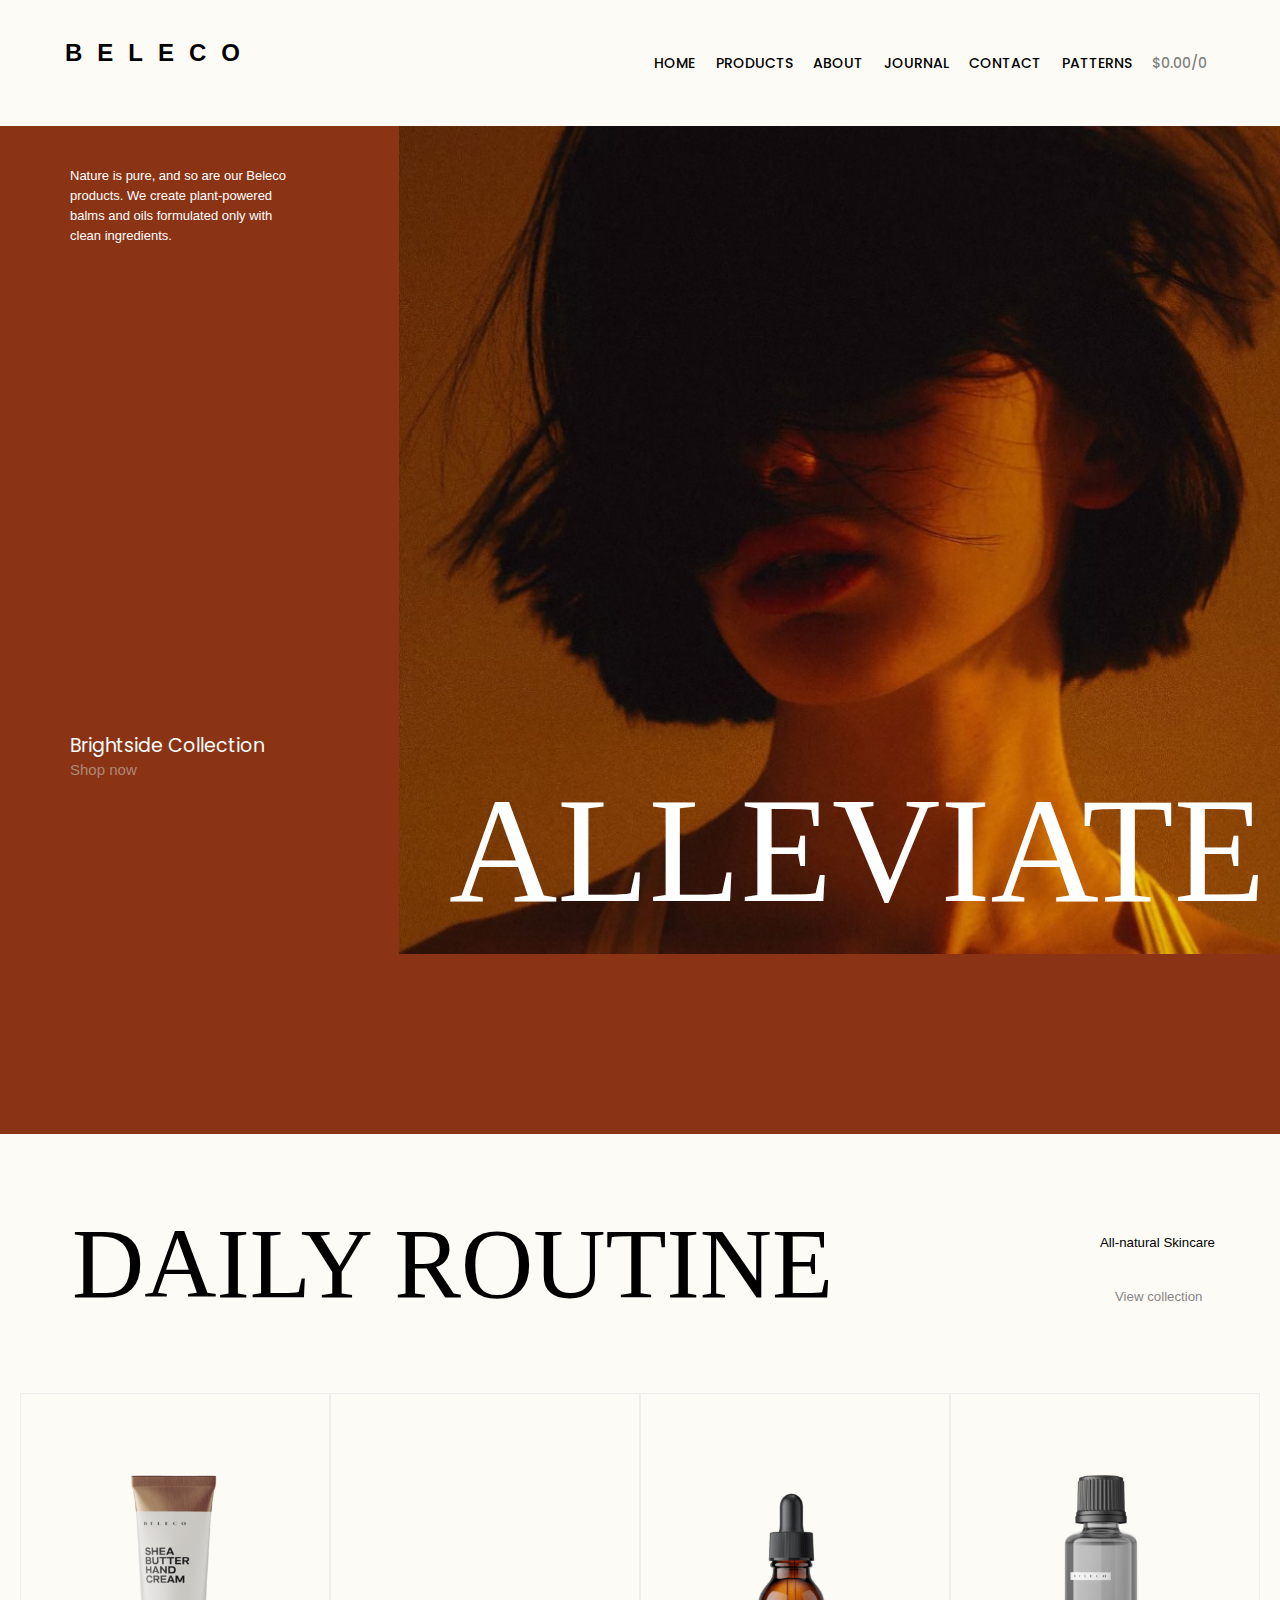
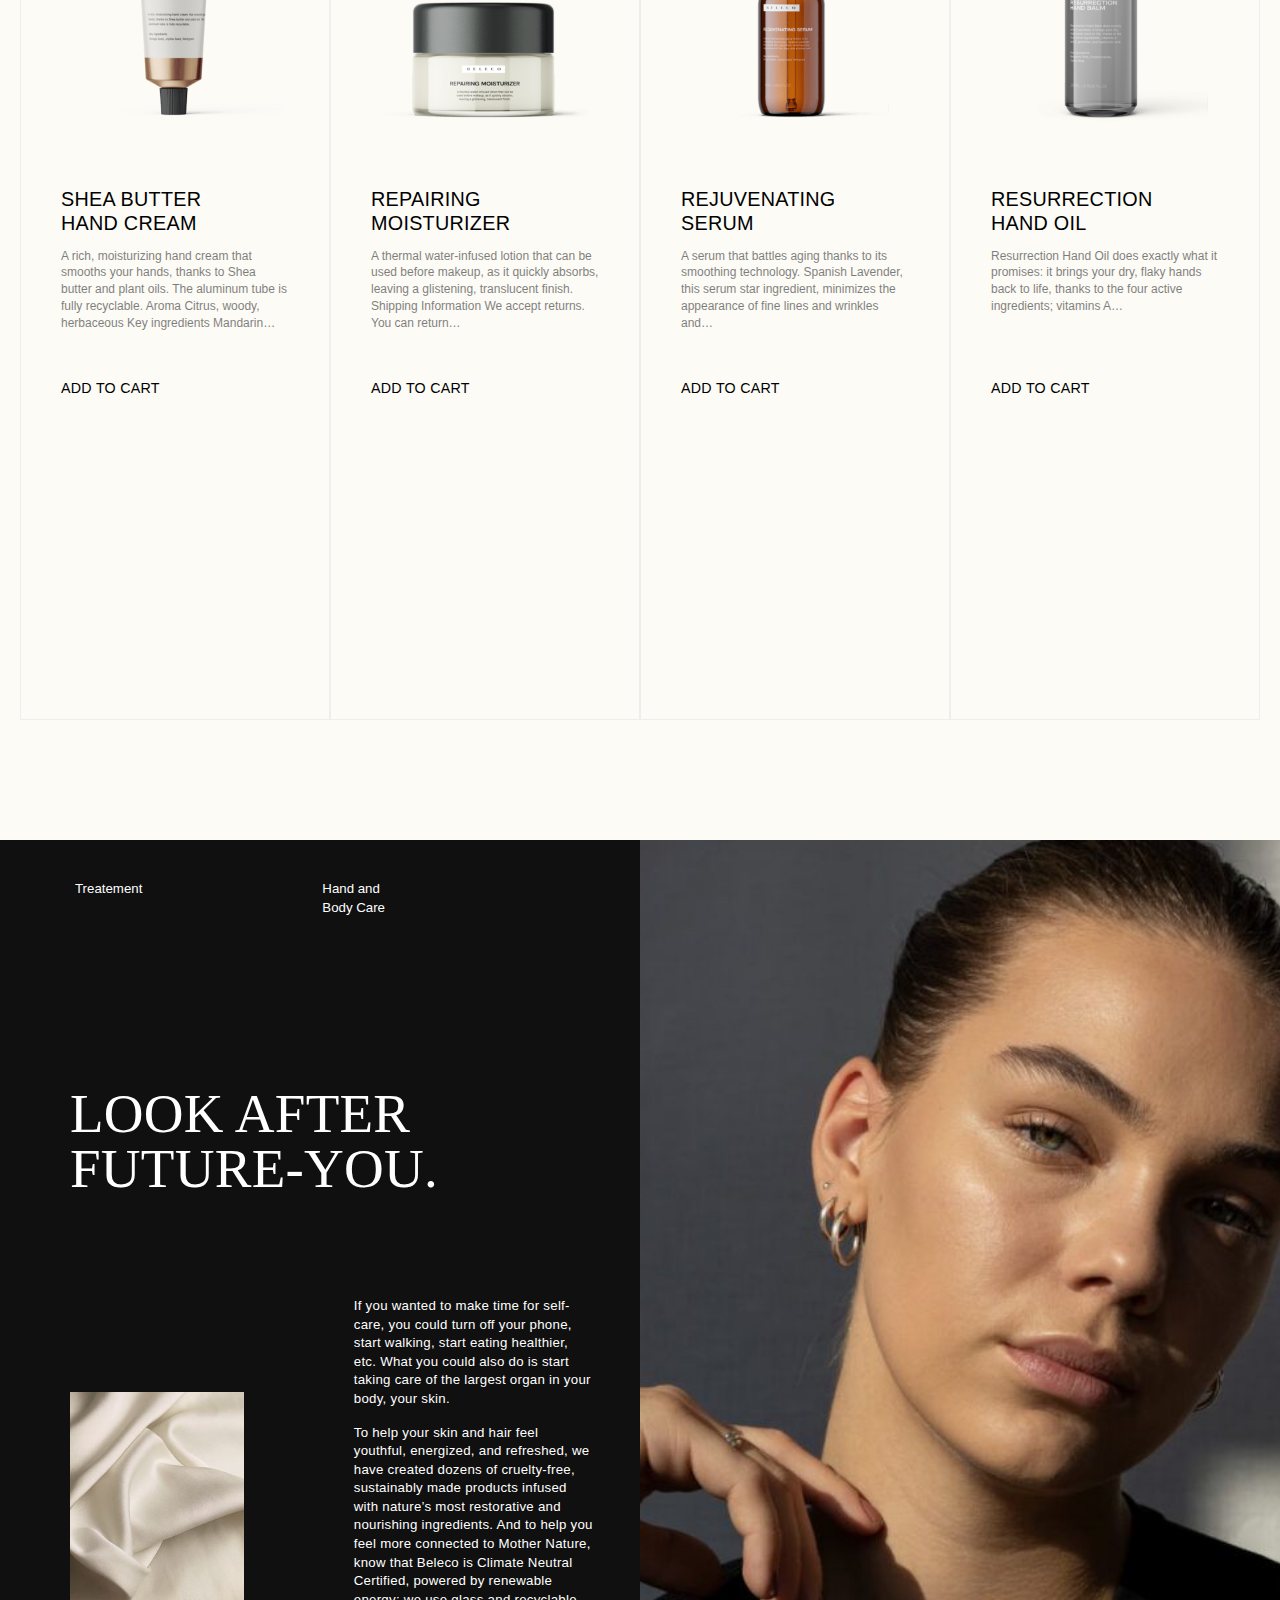
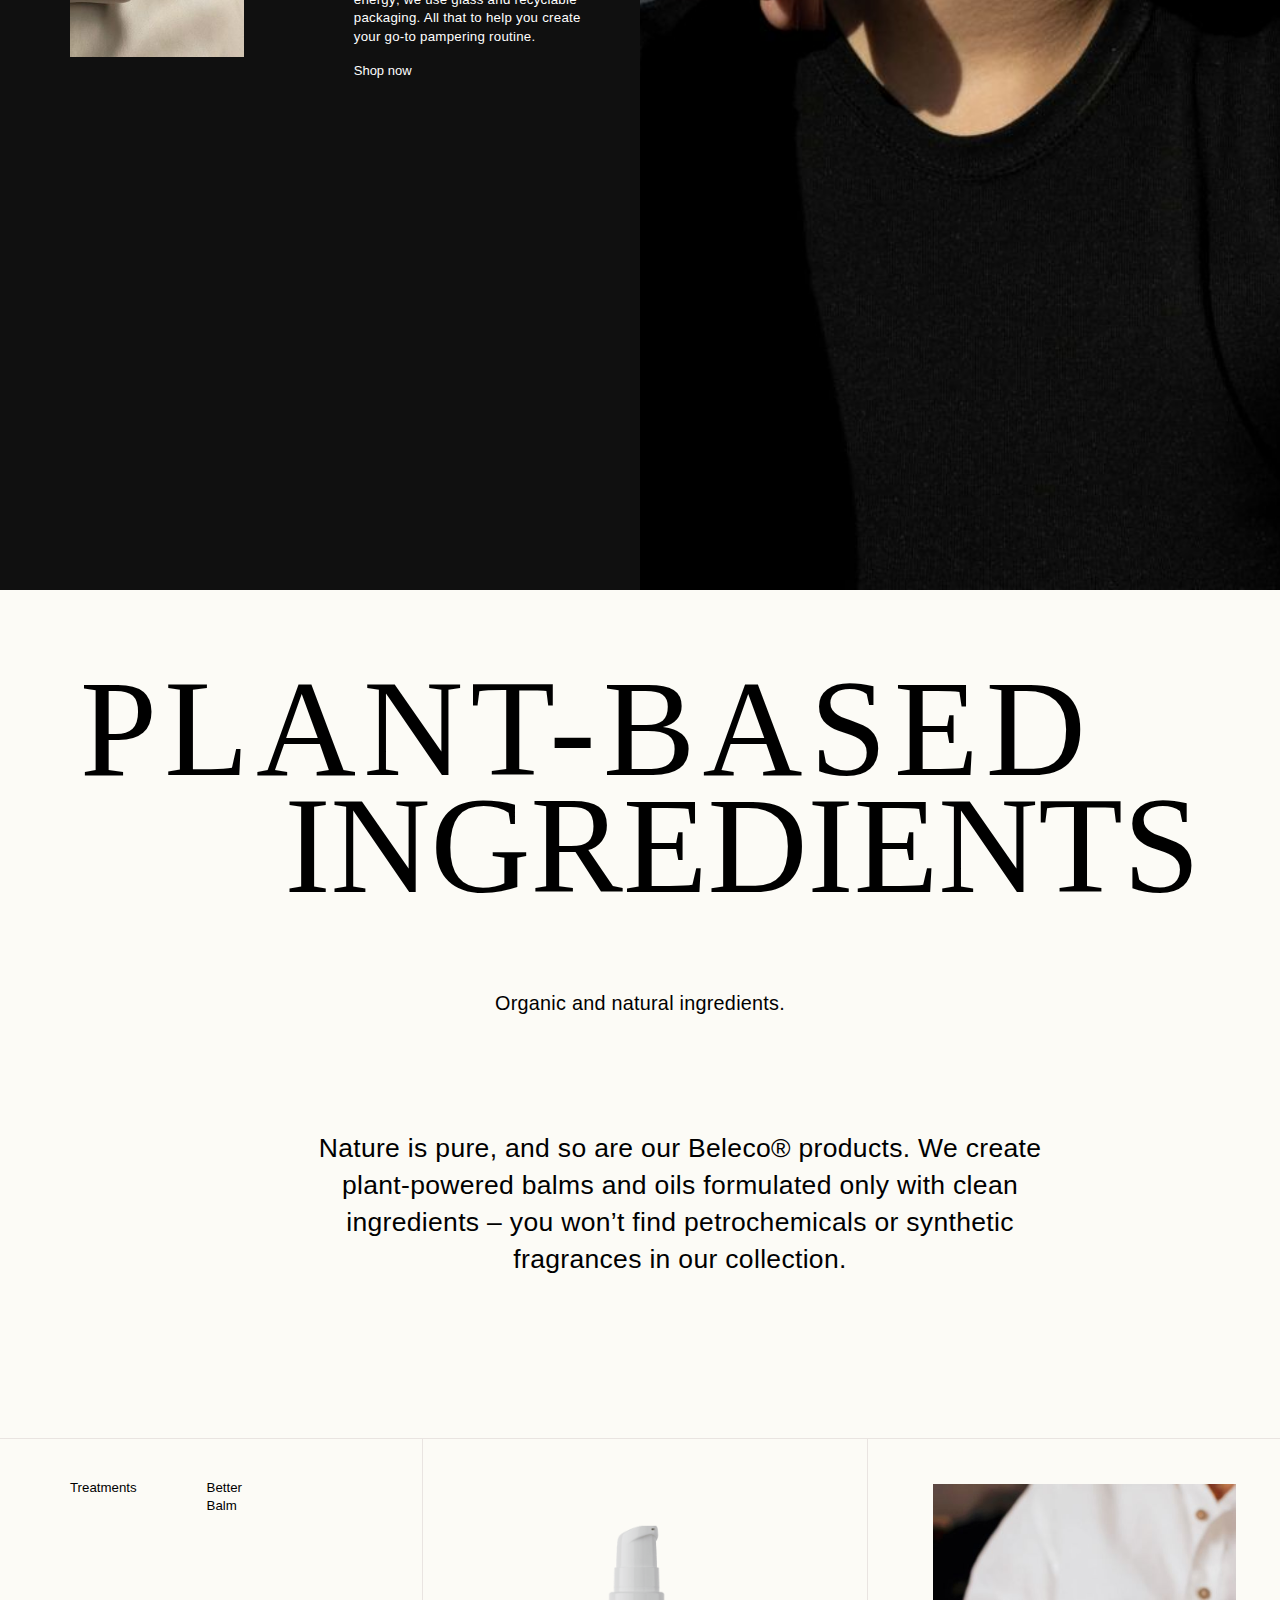
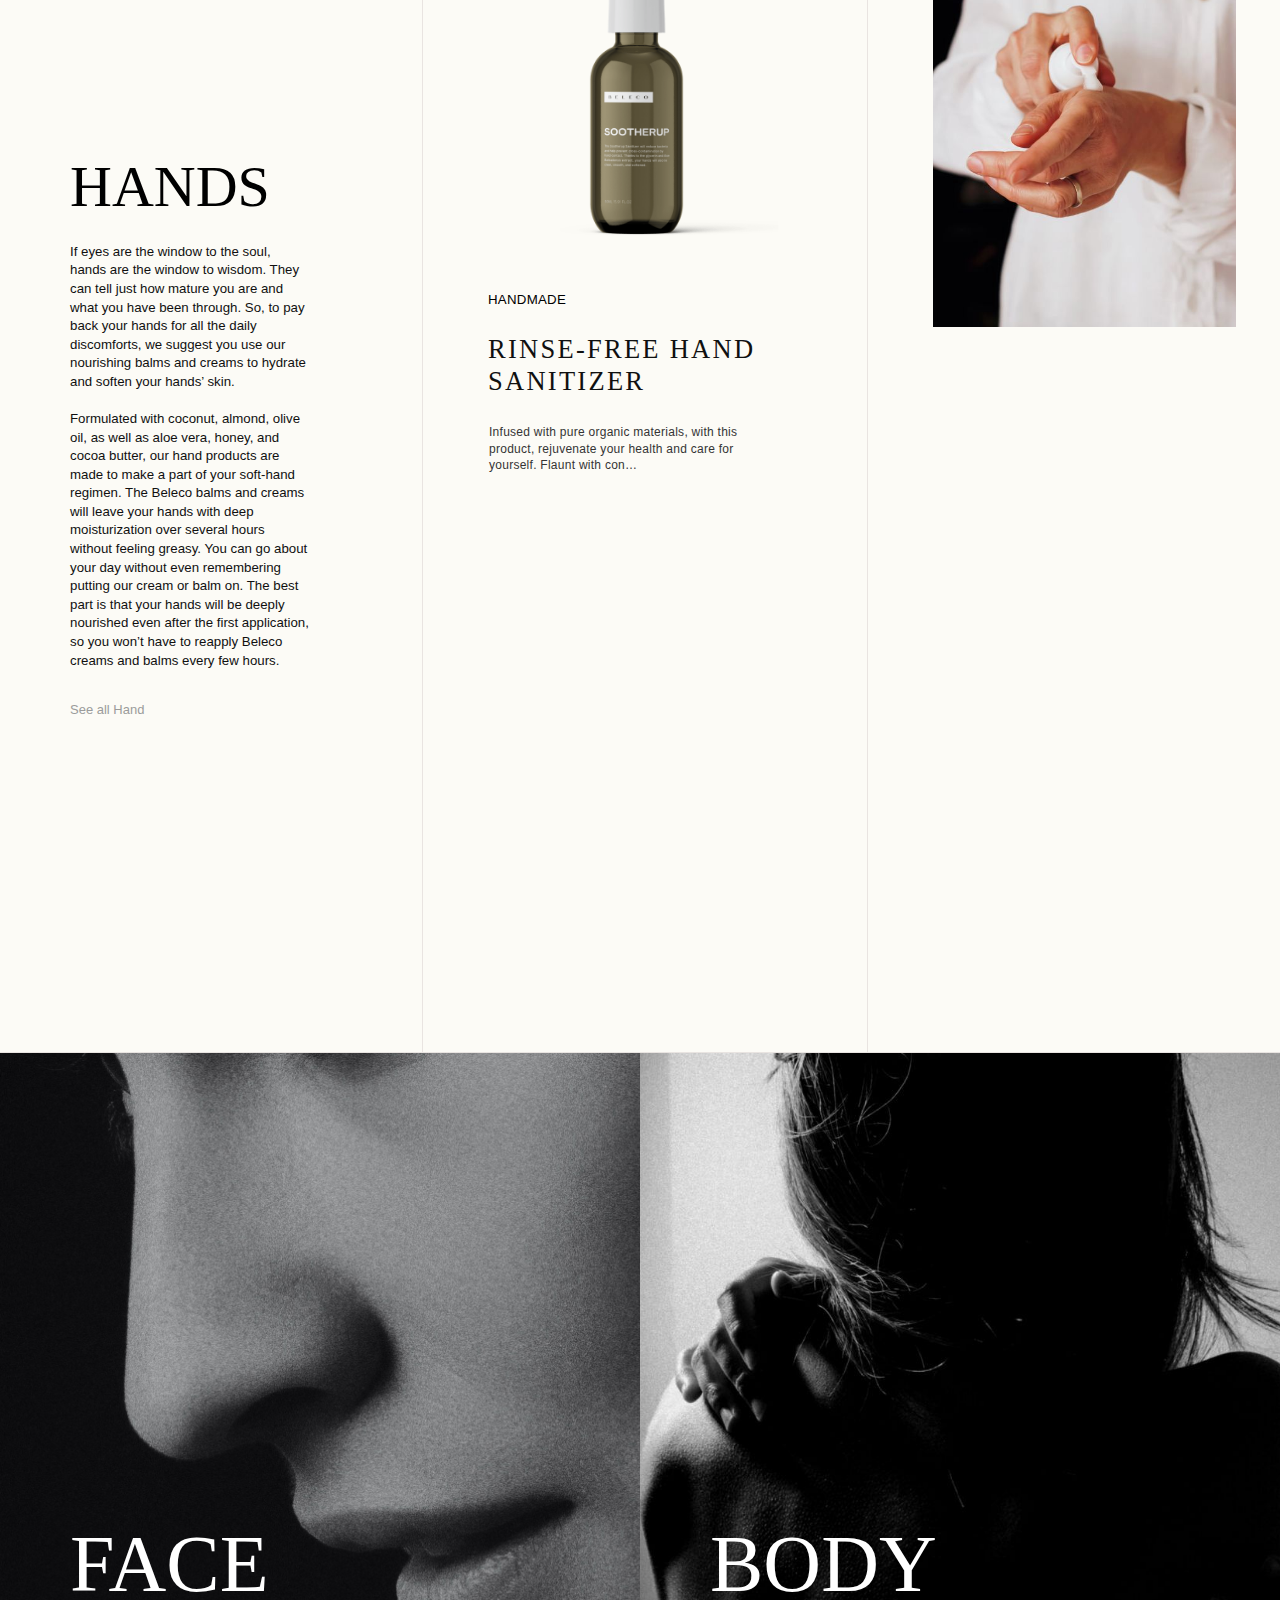
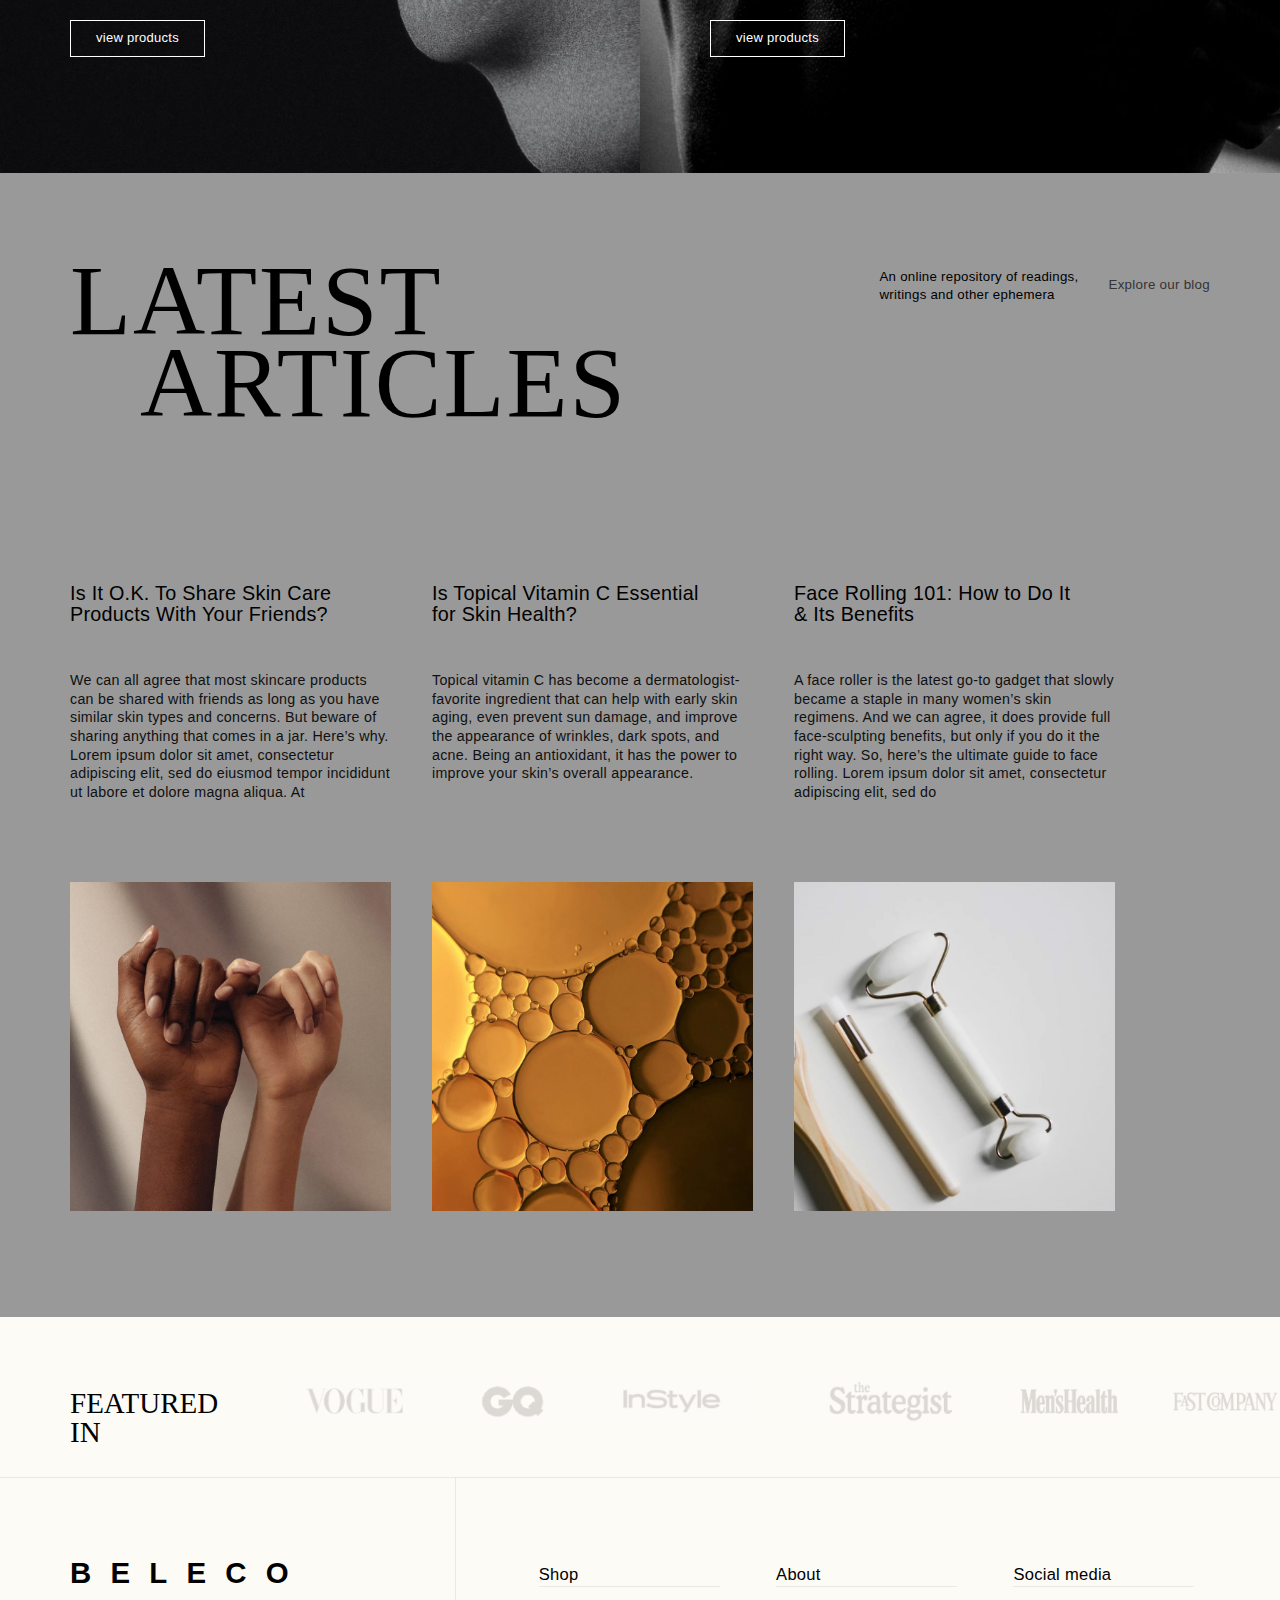
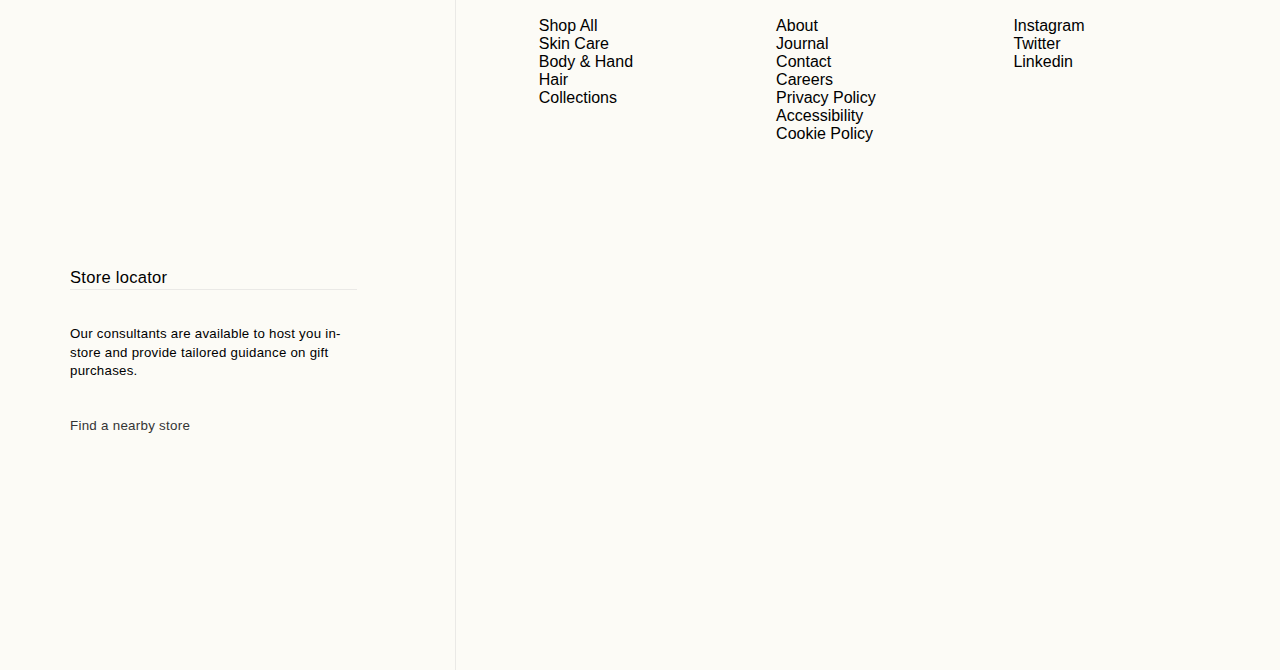
<file: index.html>
<!DOCTYPE html>
<html lang="en">
<head>
    <meta charset="UTF-8">
    <meta name="viewport" content="width=device-width, initial-scale=1.0">
    <link rel="stylesheet" href="style.css">
    <link rel="stylesheet"href="https://fonts.googleapis.com/css2?family=Josefin+Sans:wght@100;200;300;400;500;600;700&family=Poppins:ital,wght@0,100;0,300;0,400;0,500;0,600;0,700;0,800;0,900;1,200;1,300;1,400;1,500;1,600;1,700;1,800;1,900&display=swap">
    <link rel="stylesheet" href="https://cdnjs.cloudflare.com/ajax/libs/font-awesome/6.4.2/css/all.min.css" integrity="sha512-z3gLpd7yknf1YoNbCzqRKc4qyor8gaKU1qmn+CShxbuBusANI9QpRohGBreCFkKxLhei6S9CQXFEbbKuqLg0DA==" crossorigin="anonymous" referrerpolicy="no-referrer" />
    <title>Beleco</title>
</head>
<body>
    
    <nav class="navbar">
        <div>
            <h2>BELECO</h2>
        </div>
        <div class="links">
            <a href="index.html">HOME</a>
            <a target="_blank" href="products.html">PRODUCTS</a>
            <a target="_blank" href="about.html">ABOUT</a>
            <a href="journal.html">JOURNAL</a>
            <a href="">CONTACT</a>
            <a href="">PATTERNS</a>
            <a class="cart" href="">$0.00/0</a>
        </div>
    </nav>

    <section class="one">
        <div>
            <p>Nature is pure, and so are our Beleco products. We create plant-powered balms and oils formulated only with clean ingredients.</p>
            <p class="under">Brightside Collection</p>
            <a href="">Shop now</a>
            <i class="fa-solid fa-arrow-right fa-beat"></i>
        </div>

        <div class="image">
            <h2>ALLEVIATE</h2>
        </div>

    </section>

    <section class="two">
        <div class="daily">
            <h3>DAILY ROUTINE</h3>
            <div class="links">
                <p>All-natural Skincare</p>
                <a href="">View collection</a>
                <i class="fa-solid fa-arrow-right"></i>
            </div>
        </div>
        <div class="products">
            <li>
                <div class="card">
                    <img class="front" src="images/Hand-s12-354x487.png" alt="">
                    <img class="img-top" src="images/Hand-s13-354x487.jpg" alt="">
                    <h1>SHEA BUTTER HAND CREAM</h1>
                </div>
                <div>
                    <p>A rich, moisturizing hand cream that smooths your hands, thanks to Shea butter and plant oils. The aluminum tube is fully recyclable. Aroma Citrus, woody, herbaceous Key ingredients Mandarin…</p>
                    <a href="">add to cart</a>
                    <i class="fa-solid fa-arrow-right fa-beat"></i>
                </div>
            </li>
            <li>
                <div class="card">
                    <img class="front" src="images/Hand-s10-354x487.png" alt="">
                    <img class="img-top" src="images/Hand-s11-354x487.jpg" alt="">
                    <h1>Repairing Moisturizer</h1>
                </div>
                <div>
                    <p>A thermal water-infused lotion that can be used before makeup, as it quickly absorbs, leaving a glistening, translucent finish. Shipping Information We accept returns. You can return…</p>
                    <a href="">add to cart</a>
                    <i class="fa-solid fa-arrow-right fa-beat"></i>
                </div>
            </li>
            <li>
                <div class="card">
                    <img class="front" src="images/Hand-s8-354x487.png" alt="">
                    <img class="img-top" src="images/Hand-s9-354x487.jpg" alt="">
                    <h1>Rejuvenating Serum</h1>
                </div>
                <div>
                    <p>A serum that battles aging thanks to its smoothing technology. Spanish Lavender, this serum star ingredient, minimizes the appearance of fine lines and wrinkles and…</p>
                    <a href="">add to cart</a>
                    <i class="fa-solid fa-arrow-right fa-beat"></i>
                </div>
            </li>
            <li>
                <div class="card">
                    <img class="front" src="images/Hand-s7-354x487.png" alt="">
                    <img class="img-top" src="images/Hand-s6-354x487.jpg" alt="">
                    <h1>Resurrection Hand Oil</h1>
                </div>
                <div>
                    <p>Resurrection Hand Oil does exactly what it promises: it brings your dry, flaky hands back to life, thanks to the four active ingredients; vitamins A…</p>
                    <a href="">add to cart</a>
                    <i class="fa-solid fa-arrow-right fa-beat"></i>
                </div>
            </li>
        </div>

    </section>

    <section class="part-three">
        <div class="left">
            <div class="header">
                <p class="top-p">Treatement</p>
                <p class="top-p">Hand and <br> Body Care</p>
            </div>
            <div>
                <h2>look after <br> future-you.</h2>
            </div>
            <div class="left-image">
                <img src="images/beleco-home2.jpg" alt="">
                <div>
                    <p>If you wanted to make time for self-care, you could turn off your phone, start walking, start eating healthier, etc. What you could also do is start taking care of the largest organ in your body, your skin.</p>
                    <p>To help your skin and hair feel youthful, energized, and refreshed, we have created dozens of cruelty-free, sustainably made products infused with nature’s most restorative and nourishing ingredients. And to help you feel more connected to Mother Nature, know that Beleco is Climate Neutral Certified, powered by renewable energy; we use glass and recyclable packaging. All that to help you create your go-to pampering routine.</p>
                    <a href="">Shop now</a>
                    <i class="fa-solid fa-arrow-right fa-beat"></i>
                </div>
            </div>
        </div>
        <div class="image">
            <!-- <img src="images/beleco-home1-931x1024.jpg" alt=""> -->
        </div>
    </section>

    <section class="four">
        <div>
            <h3 class="first-h">Plant-Based</h3>
            <h3 class="second-h">Ingredients</h3>
            <p class="organic">Organic and natural ingredients.</p>
            <p class="nature">Nature is pure, and so are our Beleco® products. We create plant-powered balms and oils formulated only with clean ingredients – you won’t find petrochemicals or synthetic fragrances in our collection.</p>
        </div>
    </section>

    <section class="five">
        <div class="left">
            <div class="Treatement-Better">
                <p>Treatments</p>
                <p>Better Balm</p>
            </div>
            <h3>hands</h3>
            <p class="paragraphe">If eyes are the window to the soul, hands are the window to wisdom. They can tell just how mature you are and what you have been through. So, to pay back your hands for all the daily discomforts, we suggest you use our nourishing balms and creams to hydrate and soften your hands’ skin.
                <br><br>
                Formulated with coconut, almond, olive oil, as well as aloe vera, honey, and cocoa butter, our hand products are made to make a part of your soft-hand regimen. The Beleco balms and creams will leave your hands with deep moisturization over several hours without feeling greasy. You can go about your day without even remembering putting our cream or balm on. The best part is that your hands will be deeply nourished even after the first application, so you won’t have to reapply Beleco creams and balms every few hours.</p>
                <div class="link">
                    <a href="">See all Hand</a>
                    <i class="fa-solid fa-arrow-right"></i>
                </div>
        </div>
        <div class="body">
            <img class="sootherup" src="images/Group-120.png" alt="">
            <p class="hand">handmade</p>
                <h4>
                    <a href="">Rinse-free Hand Sanitizer</a>
                </h4>
            <p class="last-p">Infused with pure organic materials, with this product, rejuvenate your health and care for yourself. Flaunt with con…</p>
        </div>
        <div class="right">
            <img src="images/image-115.jpg" alt="">
        </div>
    </section>
    <section class="six">
        <div class="left-img">
            <h2>face</h2>
            <div>
                <a href="">view products</a>
                <i class="fa-solid fa-arrow-right"></i>
            </div>
        </div>
        <div class="right-img">
            <h2>body</h2>
            <div>
                <a href="">view products</a>
                <i class="fa-solid fa-arrow-right"></i>
            </div>
        </div>
    </section>

    <section class="seven">
        <div class="upper">
            <h3>Latest <br><span>Articles</span></h3>
            <div class="right">
                <p>An online repository of readings, <br>writings and other ephemera</p>
                <div>
                    <a href="">Explore our blog</a>
                    <i class="fa-solid fa-arrow-right"></i>
                </div>
            </div>
        </div>
        <div class="cards">
            <li>
                <h3>Is It O.K. To Share Skin Care Products With Your Friends?</h3>
                <p>We can all agree that most skincare products can be shared with friends as long as you have similar skin types and concerns. But beware of sharing anything that comes in a jar. Here’s why. Lorem ipsum dolor sit amet, consectetur adipiscing elit, sed do eiusmod tempor incididunt ut labore et dolore magna aliqua. At </p>
                <img src="images/beleco-blog3.jpg" alt="">
            </li>
            <li>
                <h3>Is Topical Vitamin C Essential for Skin Health?</h3>
                <p>Topical vitamin C has become a dermatologist-favorite ingredient that can help with early skin aging, even prevent sun damage, and improve the appearance of wrinkles, dark spots, and acne. Being an antioxidant, it has the power to improve your skin’s overall appearance.</p>
                <img src="images/beleco-blog2.jpg" alt="">
            </li>
            <li>
                <h3>Face Rolling 101: How to Do It & Its Benefits</h3>
                <p>A face roller is the latest go-to gadget that slowly became a staple in many women’s skin regimens. And we can agree, it does provide full face-sculpting benefits, but only if you do it the right way. So, here’s the ultimate guide to face rolling. Lorem ipsum dolor sit amet, consectetur adipiscing elit, sed do</p>
                <img src="images/beleco-blog1.jpg" alt="">
            </li>
        </div>
    </section>

    <div class="footer">
        <h4>Featured in</h4>
        <img src="images/Mask-group-1.png" alt="">
        <img src="images/Mask-group-2.png" alt="">
    </div>
    
    <footer class="end">
        <div class="left">
            <h3>Beleco</h3>
            <p class="store">Store locator</p>
            <p>Our consultants are available to host you in-store and provide tailored guidance on gift purchases.</p>
            <div>
                <a href="">Find a nearby store</a>
                <i class="fa-solid fa-arrow-right"></i>
            </div>
        </div>
        <div class="right">
            <div>
                <p>Shop</p>
                <ul>
                    <li>Shop All</li>
                    <li>Skin Care</li>
                    <li>Body & Hand</li>
                    <li>Hair</li>
                    <li>Collections</li>
                </ul>
            </div>
            <div>
                <p>About</p>
                <ul>
                    <li>About</li>
                    <li>Journal</li>
                    <li>Contact</li>
                    <li>Careers</li>
                    <li>Privacy Policy</li>
                    <li>Accessibility</li>
                    <li>Cookie Policy</li>
                </ul>
            </div>
            <div>
                <p>Social media</p>
                <ul>
                    <li>Instagram</li>
                    <li>Twitter</li>
                    <li>Linkedin</li>
                </ul>
            </div>
        </div>
    </footer>
</body>
</html>
</file>
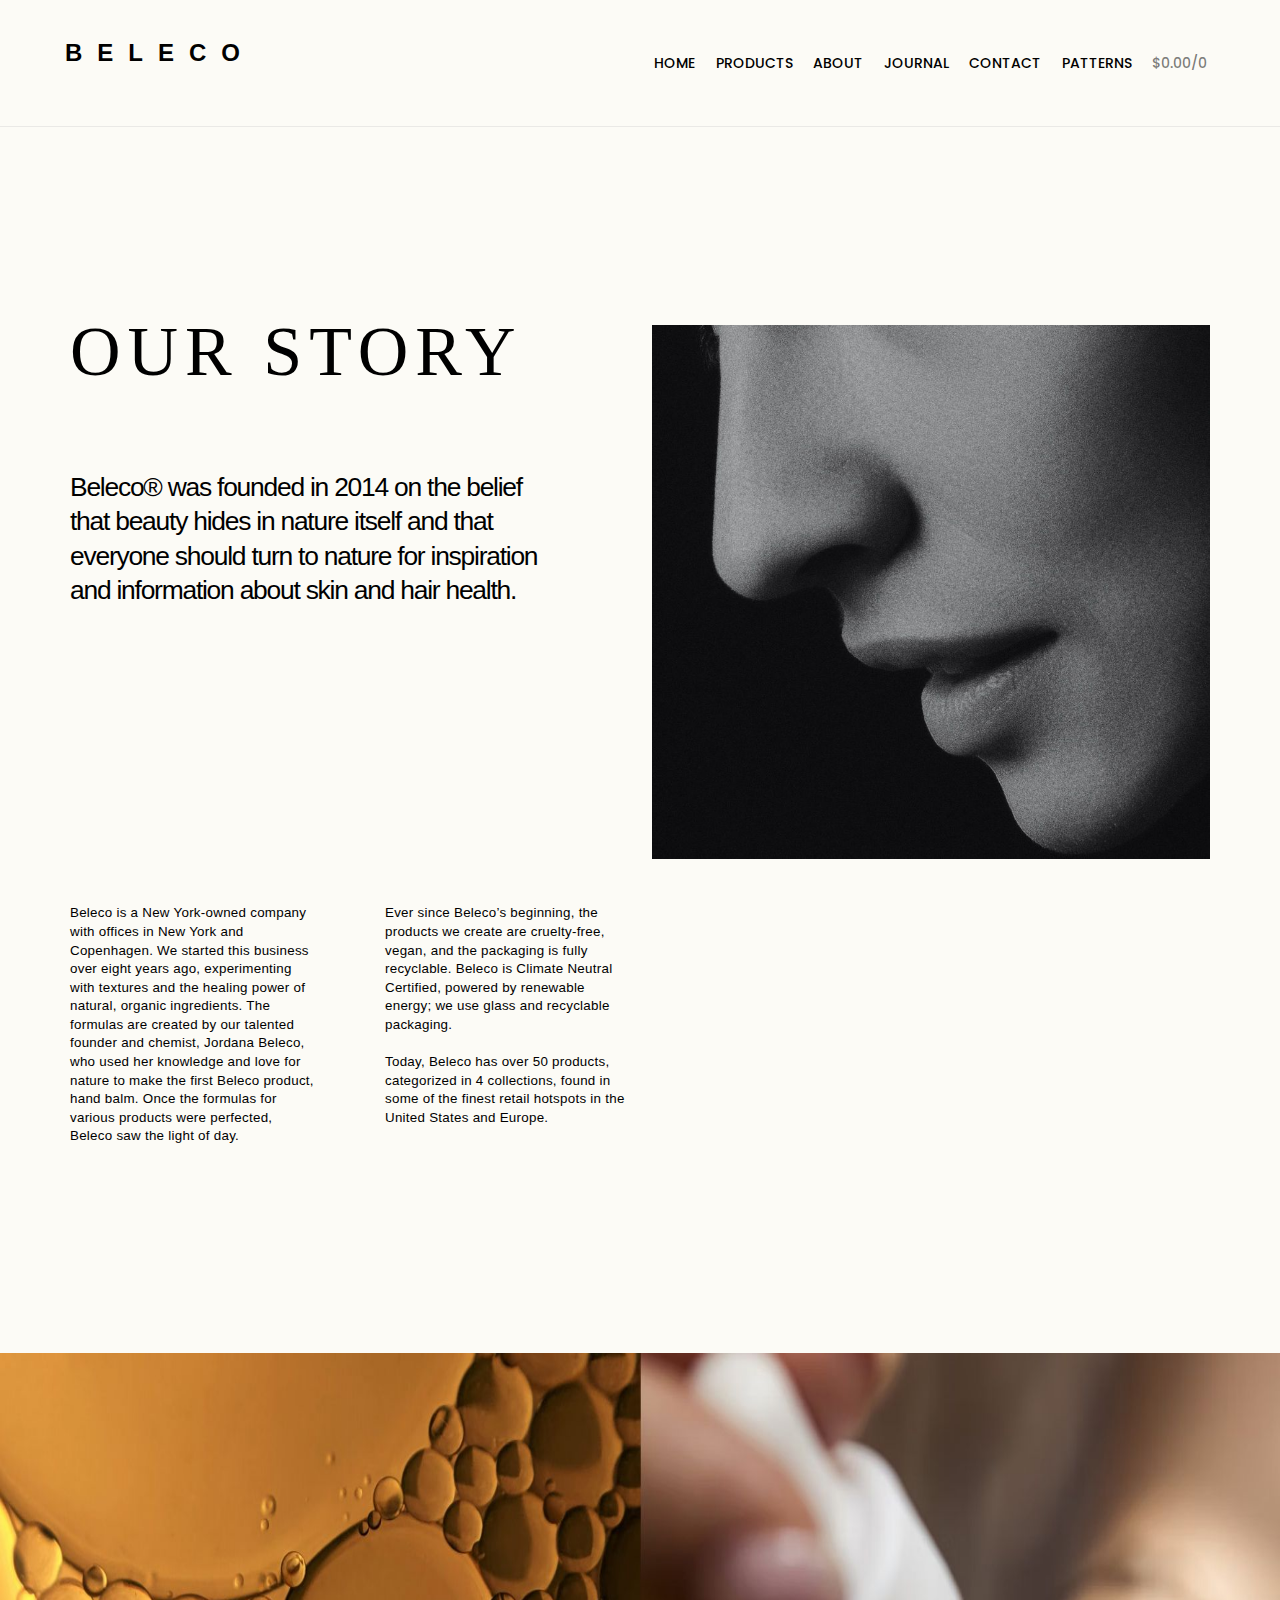
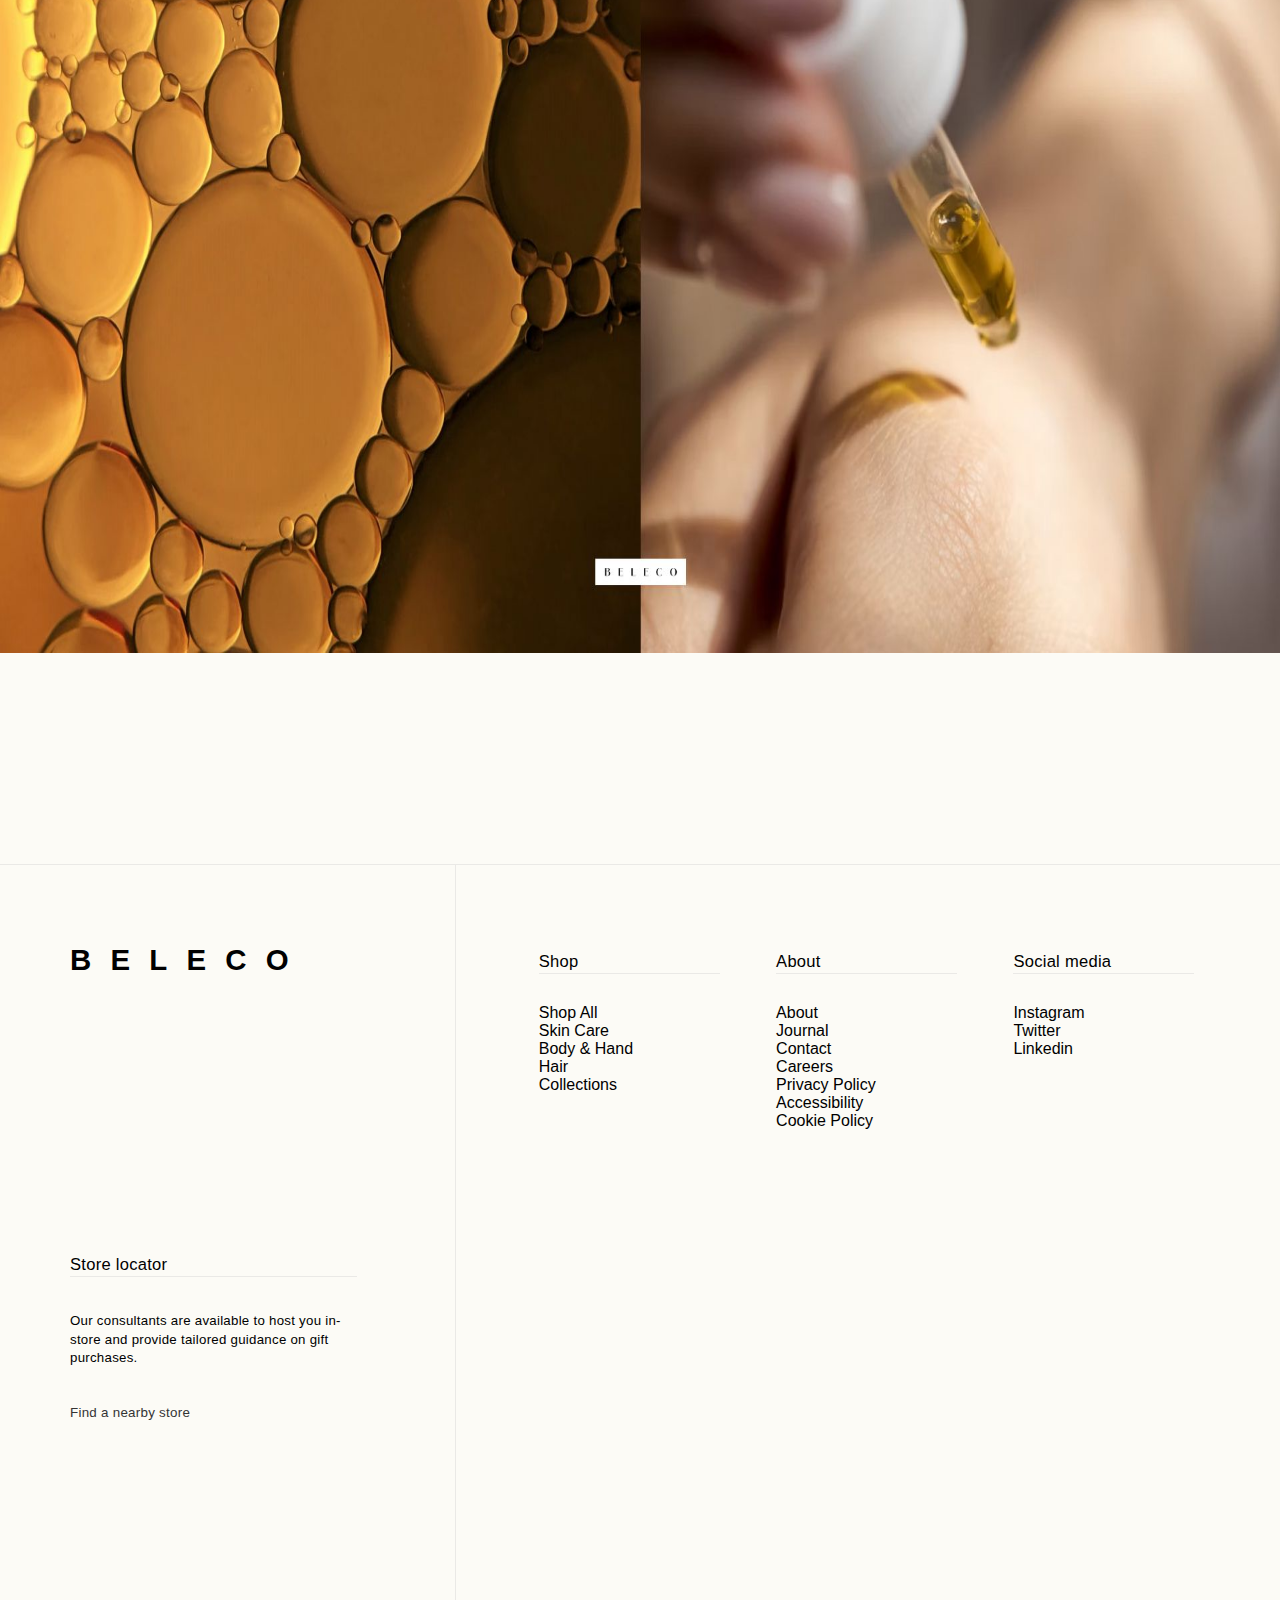
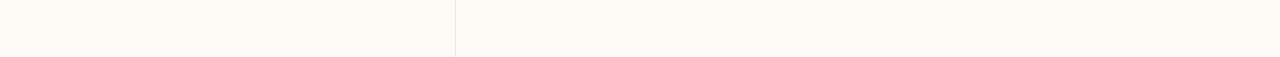
<file: about.html>
<!DOCTYPE html>
<html lang="en">
<head>
    <meta charset="UTF-8">
    <meta name="viewport" content="width=device-width, initial-scale=1.0">
    <link rel="stylesheet" href="style.css">
    <link rel="stylesheet"href="https://fonts.googleapis.com/css2?family=Josefin+Sans:wght@100;200;300;400;500;600;700&family=Poppins:ital,wght@0,100;0,300;0,400;0,500;0,600;0,700;0,800;0,900;1,200;1,300;1,400;1,500;1,600;1,700;1,800;1,900&display=swap">
    <link rel="stylesheet" href="https://cdnjs.cloudflare.com/ajax/libs/font-awesome/6.4.2/css/all.min.css" integrity="sha512-z3gLpd7yknf1YoNbCzqRKc4qyor8gaKU1qmn+CShxbuBusANI9QpRohGBreCFkKxLhei6S9CQXFEbbKuqLg0DA==" crossorigin="anonymous" referrerpolicy="no-referrer" />
    <title>About-Beleco</title>
</head>
<body>
    <nav class="navbar">
        <div>
            <h2>BELECO</h2>
        </div>
        <div class="links">
            <a href="index.html">HOME</a>
            <a href="products.html">PRODUCTS</a>
            <a href="about.html">ABOUT</a>
            <a target="_blank" href="journal.html">JOURNAL</a>
            <a href="">CONTACT</a>
            <a href="">PATTERNS</a>
            <a class="cart" href="">$0.00/0</a>
        </div>
    </nav>

    <section class="about-one">
        <div class="left">
            <h2>Our story</h2>
            <p>Beleco® was founded in 2014 on the belief that beauty hides in nature itself and that everyone should turn to nature for inspiration and information about skin and hair health.</p>
            <div class="bottom">
                <p>Beleco is a New York-owned company with offices in New York and Copenhagen. We started this business over eight years ago, experimenting with textures and the healing power of natural, organic ingredients. The formulas are created by our talented founder and chemist, Jordana Beleco, who used her knowledge and love for nature to make the first Beleco product, hand balm. Once the formulas for various products were perfected, Beleco saw the light of day.</p>
                <p>Ever since Beleco’s beginning, the products we create are cruelty-free, vegan, and the packaging is fully recyclable. Beleco is Climate Neutral Certified, powered by renewable energy; we use glass and recyclable packaging.
                    <br><br>
                    Today, Beleco has over 50 products, categorized in 4 collections, found in some of the finest retail hotspots in the United States and Europe.
                </p>
            </div>
        </div>
        <div>
            <img src="images/beleco-about1.jpg" alt="">
        </div>
    </section>
    <section class="about-two">
        <img src="images/beleco-about2.jpg" alt="">
    </section>

    <footer class="end">
        <div class="left">
            <h3>Beleco</h3>
            <p class="store">Store locator</p>
            <p>Our consultants are available to host you in-store and provide tailored guidance on gift purchases.</p>
            <div>
                <a href="">Find a nearby store</a>
                <i class="fa-solid fa-arrow-right"></i>
            </div>
        </div>
        <div class="right">
            <div>
                <p>Shop</p>
                <ul>
                    <li>Shop All</li>
                    <li>Skin Care</li>
                    <li>Body & Hand</li>
                    <li>Hair</li>
                    <li>Collections</li>
                </ul>
            </div>
            <div>
                <p>About</p>
                <ul>
                    <li>About</li>
                    <li>Journal</li>
                    <li>Contact</li>
                    <li>Careers</li>
                    <li>Privacy Policy</li>
                    <li>Accessibility</li>
                    <li>Cookie Policy</li>
                </ul>
            </div>
            <div>
                <p>Social media</p>
                <ul>
                    <li>Instagram</li>
                    <li>Twitter</li>
                    <li>Linkedin</li>
                </ul>
            </div>
        </div>
    </footer>
</body>
</html>
</file>
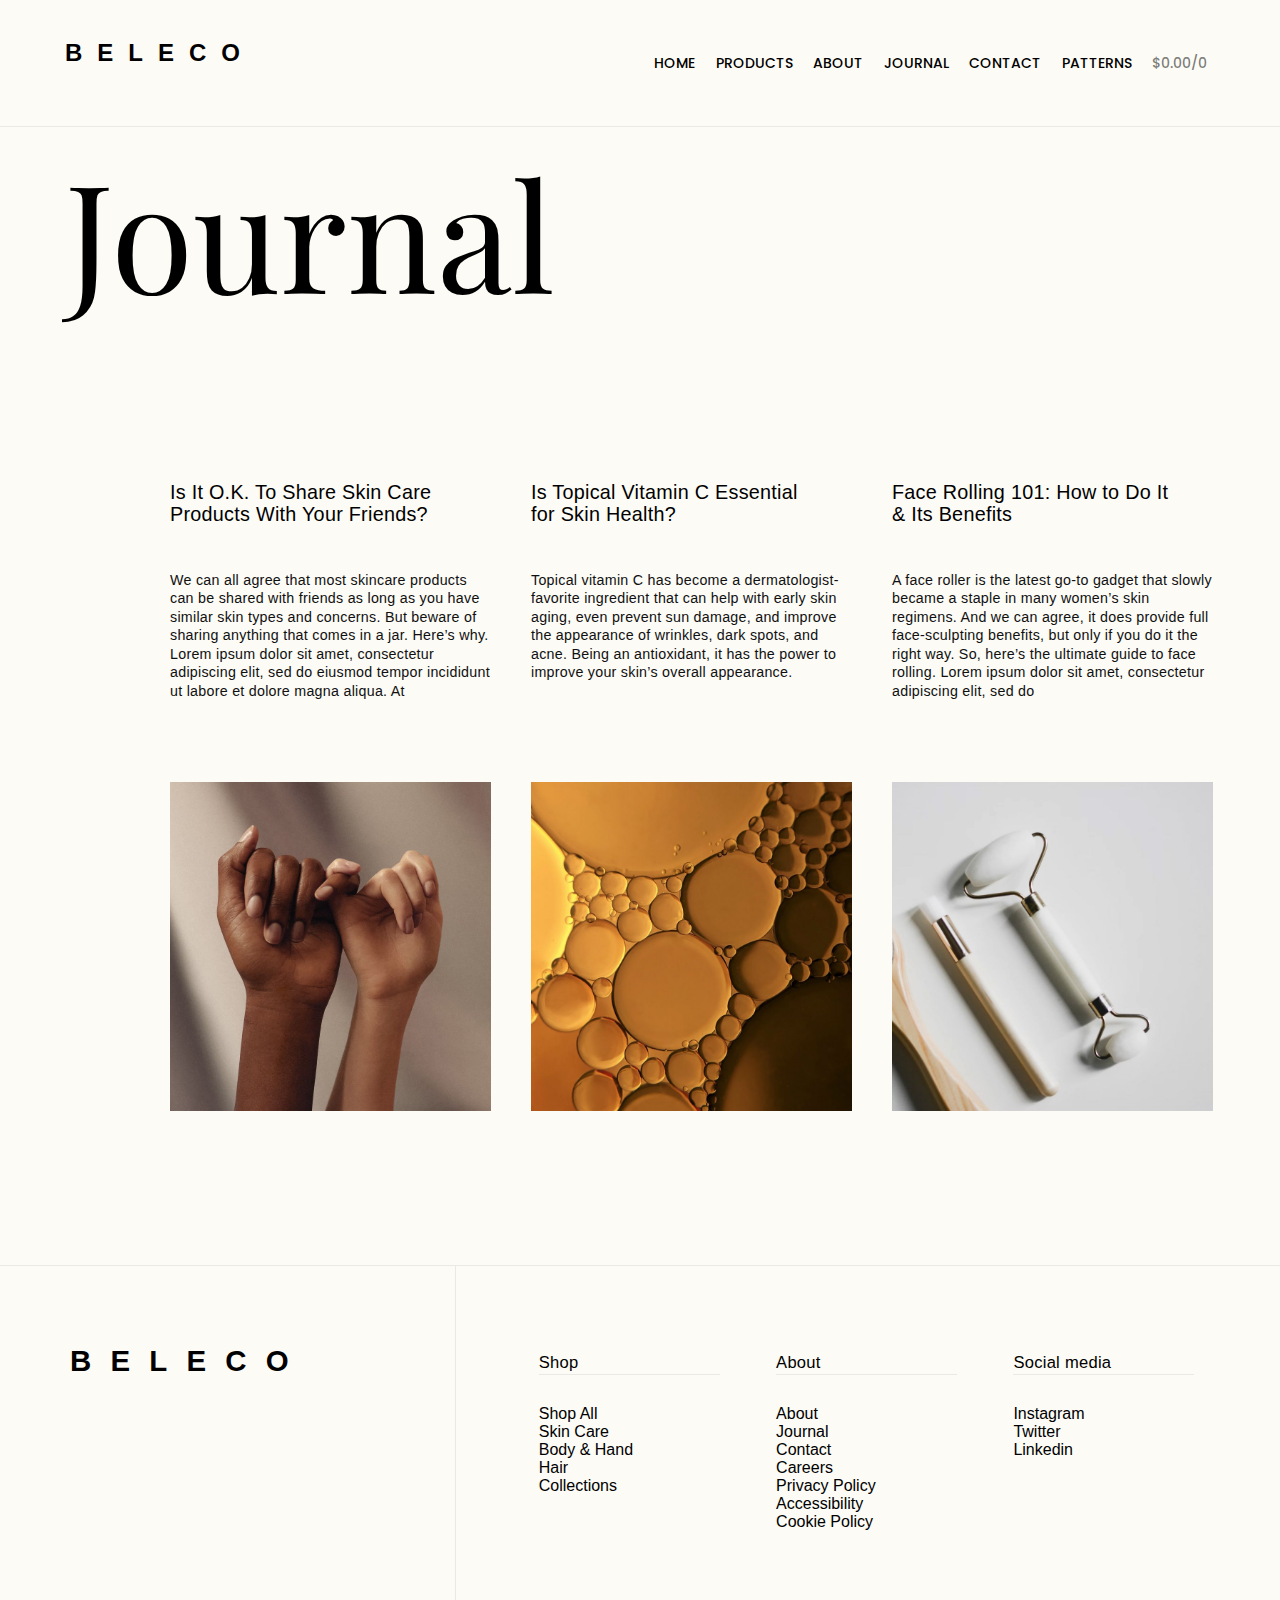
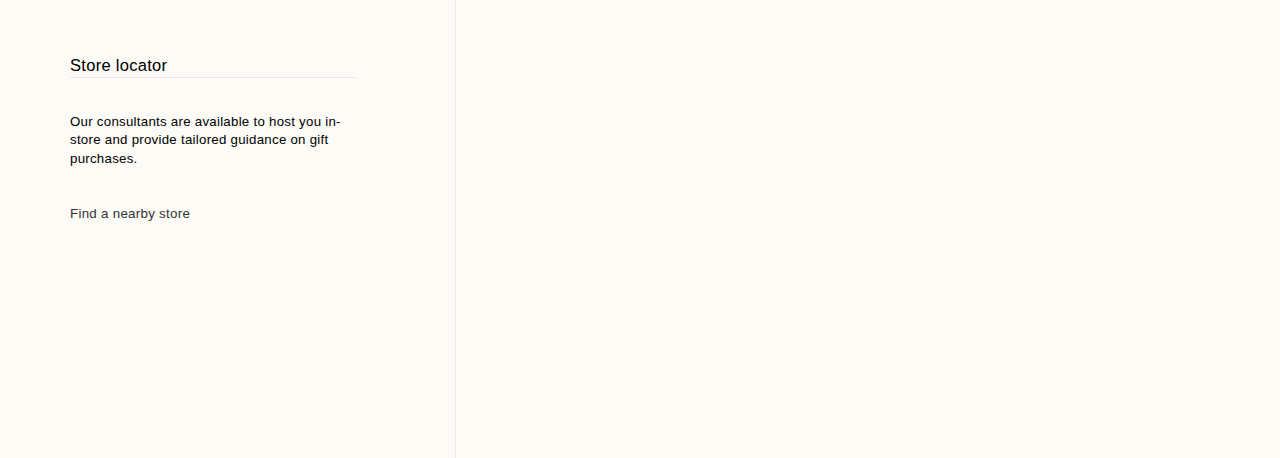
<file: journal.html>
<!DOCTYPE html>
<html lang="en">
<head>
    <meta charset="UTF-8">
    <meta name="viewport" content="width=device-width, initial-scale=1.0">
    <link rel="stylesheet" href="style.css">
    <!-- <link rel="stylesheet" href="https://cdnjs.cloudflare.com/ajax/libs/font-awesome/6.4.0/css/all.min.css"> -->
    <link rel="stylesheet"href="https://fonts.googleapis.com/css2?family=Josefin+Sans:wght@100;200;300;400;500;600;700&family=Poppins:ital,wght@0,100;0,300;0,400;0,500;0,600;0,700;0,800;0,900;1,200;1,300;1,400;1,500;1,600;1,700;1,800;1,900&display=swap">
    <link rel="stylesheet" href="https://cdnjs.cloudflare.com/ajax/libs/font-awesome/6.4.2/css/all.min.css" integrity="sha512-z3gLpd7yknf1YoNbCzqRKc4qyor8gaKU1qmn+CShxbuBusANI9QpRohGBreCFkKxLhei6S9CQXFEbbKuqLg0DA==" crossorigin="anonymous" referrerpolicy="no-referrer" />
    <title>Journal-Beleco</title>
</head>
<body>
    <nav class="navbar">
        <div>
            <h2>BELECO</h2>
        </div>
        <div class="links">
            <a href="index.html">HOME</a>
            <a href="products.html">PRODUCTS</a>
            <a href="about.html">ABOUT</a>
            <a href="journal.html">JOURNAL</a>
            <a href="">CONTACT</a>
            <a href="">PATTERNS</a>
            <a class="cart" href="">$0.00/0</a>
        </div>
    </nav>
    <section class="product">
        <div>
            <h1>Journal</h1>
        </div>
    </section>

    <section class="Jurnal">
        <div class="cards">
            <li>
                <h3>Is It O.K. To Share Skin Care Products With Your Friends?</h3>
                <p>We can all agree that most skincare products can be shared with friends as long as you have similar skin types and concerns. But beware of sharing anything that comes in a jar. Here’s why. Lorem ipsum dolor sit amet, consectetur adipiscing elit, sed do eiusmod tempor incididunt ut labore et dolore magna aliqua. At </p>
                <img src="images/beleco-blog3.jpg" alt="">
            </li>
            <li>
                <h3>Is Topical Vitamin C Essential for Skin Health?</h3>
                <p>Topical vitamin C has become a dermatologist-favorite ingredient that can help with early skin aging, even prevent sun damage, and improve the appearance of wrinkles, dark spots, and acne. Being an antioxidant, it has the power to improve your skin’s overall appearance.</p>
                <img src="images/beleco-blog2.jpg" alt="">
            </li>
            <li>
                <h3>Face Rolling 101: How to Do It & Its Benefits</h3>
                <p>A face roller is the latest go-to gadget that slowly became a staple in many women’s skin regimens. And we can agree, it does provide full face-sculpting benefits, but only if you do it the right way. So, here’s the ultimate guide to face rolling. Lorem ipsum dolor sit amet, consectetur adipiscing elit, sed do</p>
                <img src="images/beleco-blog1.jpg" alt="">
            </li>
        </div>
    </section>
    <footer class="end">
        <div class="left">
            <h3>Beleco</h3>
            <p class="store">Store locator</p>
            <p>Our consultants are available to host you in-store and provide tailored guidance on gift purchases.</p>
            <div>
                <a href="">Find a nearby store</a>
                <i class="fa-solid fa-arrow-right"></i>
            </div>
        </div>
        <div class="right">
            <div>
                <p>Shop</p>
                <ul>
                    <li>Shop All</li>
                    <li>Skin Care</li>
                    <li>Body & Hand</li>
                    <li>Hair</li>
                    <li>Collections</li>
                </ul>
            </div>
            <div>
                <p>About</p>
                <ul>
                    <li>About</li>
                    <li>Journal</li>
                    <li>Contact</li>
                    <li>Careers</li>
                    <li>Privacy Policy</li>
                    <li>Accessibility</li>
                    <li>Cookie Policy</li>
                </ul>
            </div>
            <div>
                <p>Social media</p>
                <ul>
                    <li>Instagram</li>
                    <li>Twitter</li>
                    <li>Linkedin</li>
                </ul>
            </div>
        </div>
    </footer>
</body>
</html>
</file>
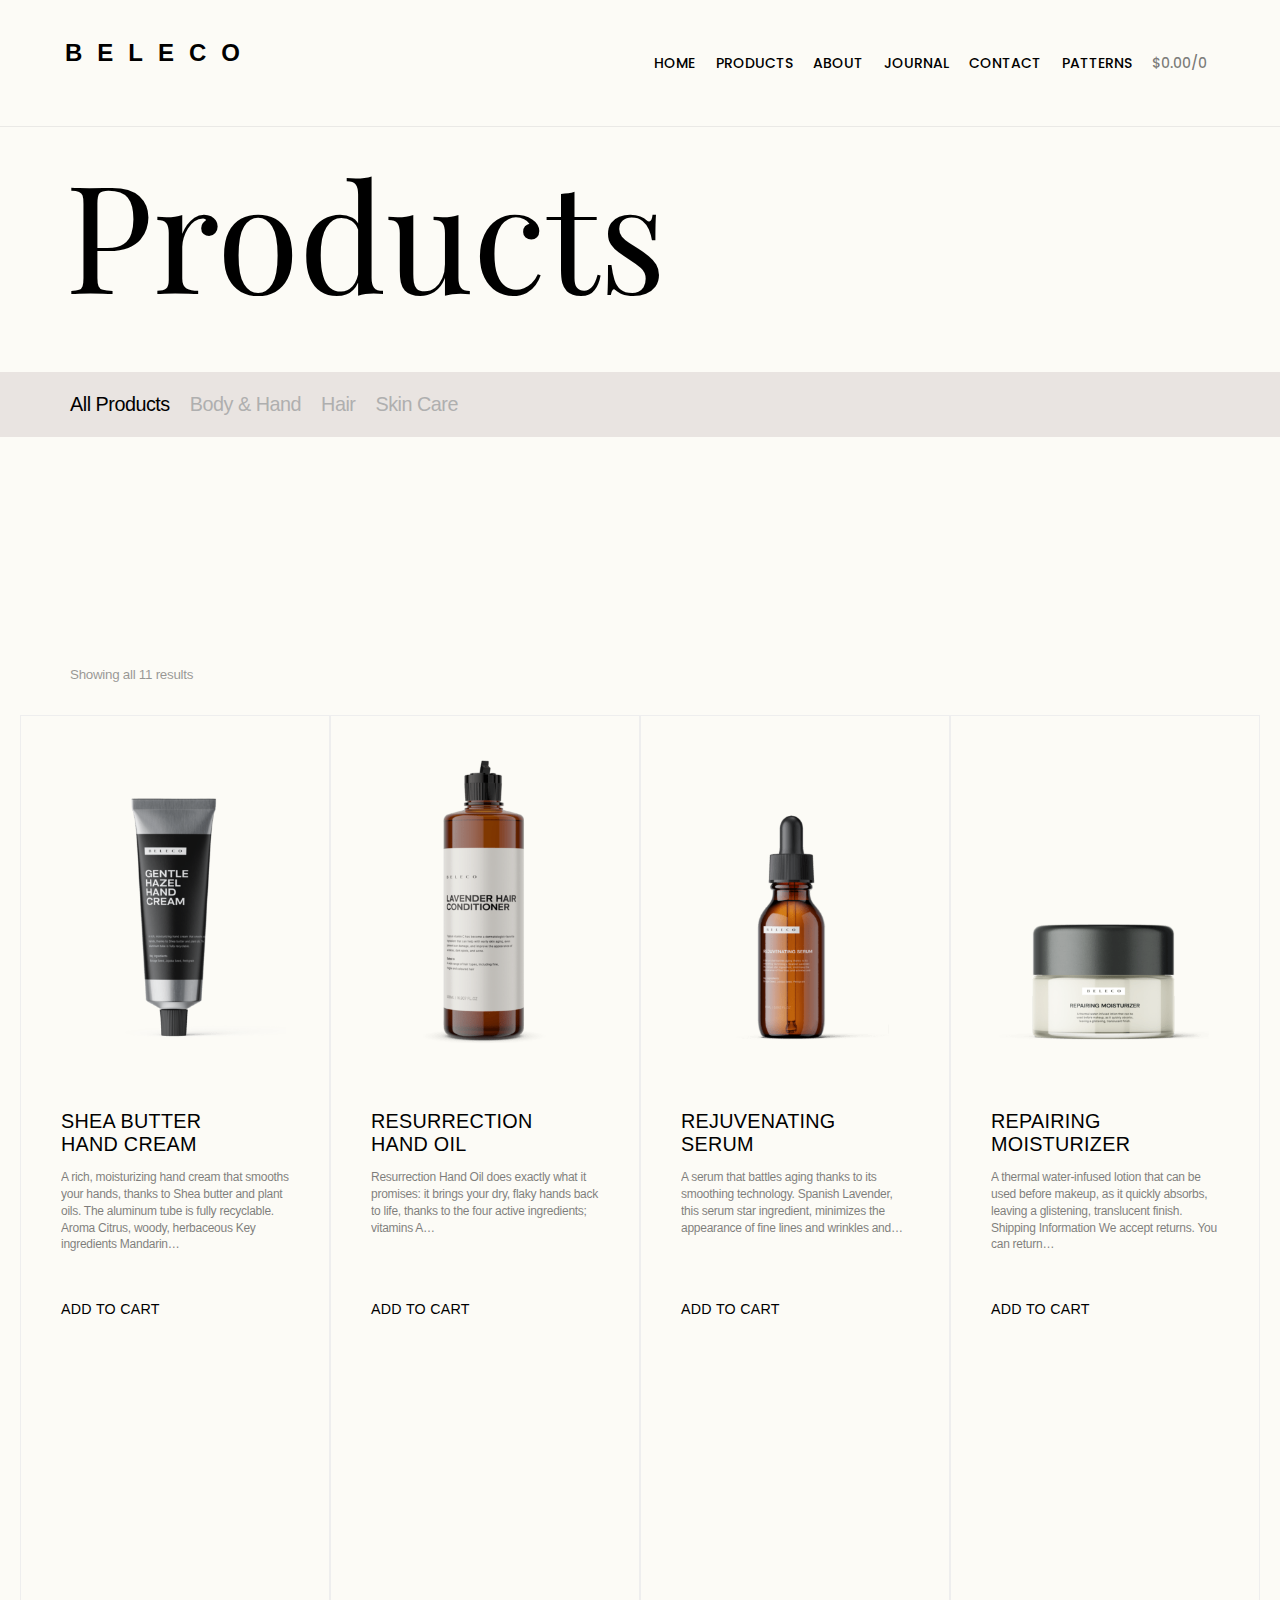
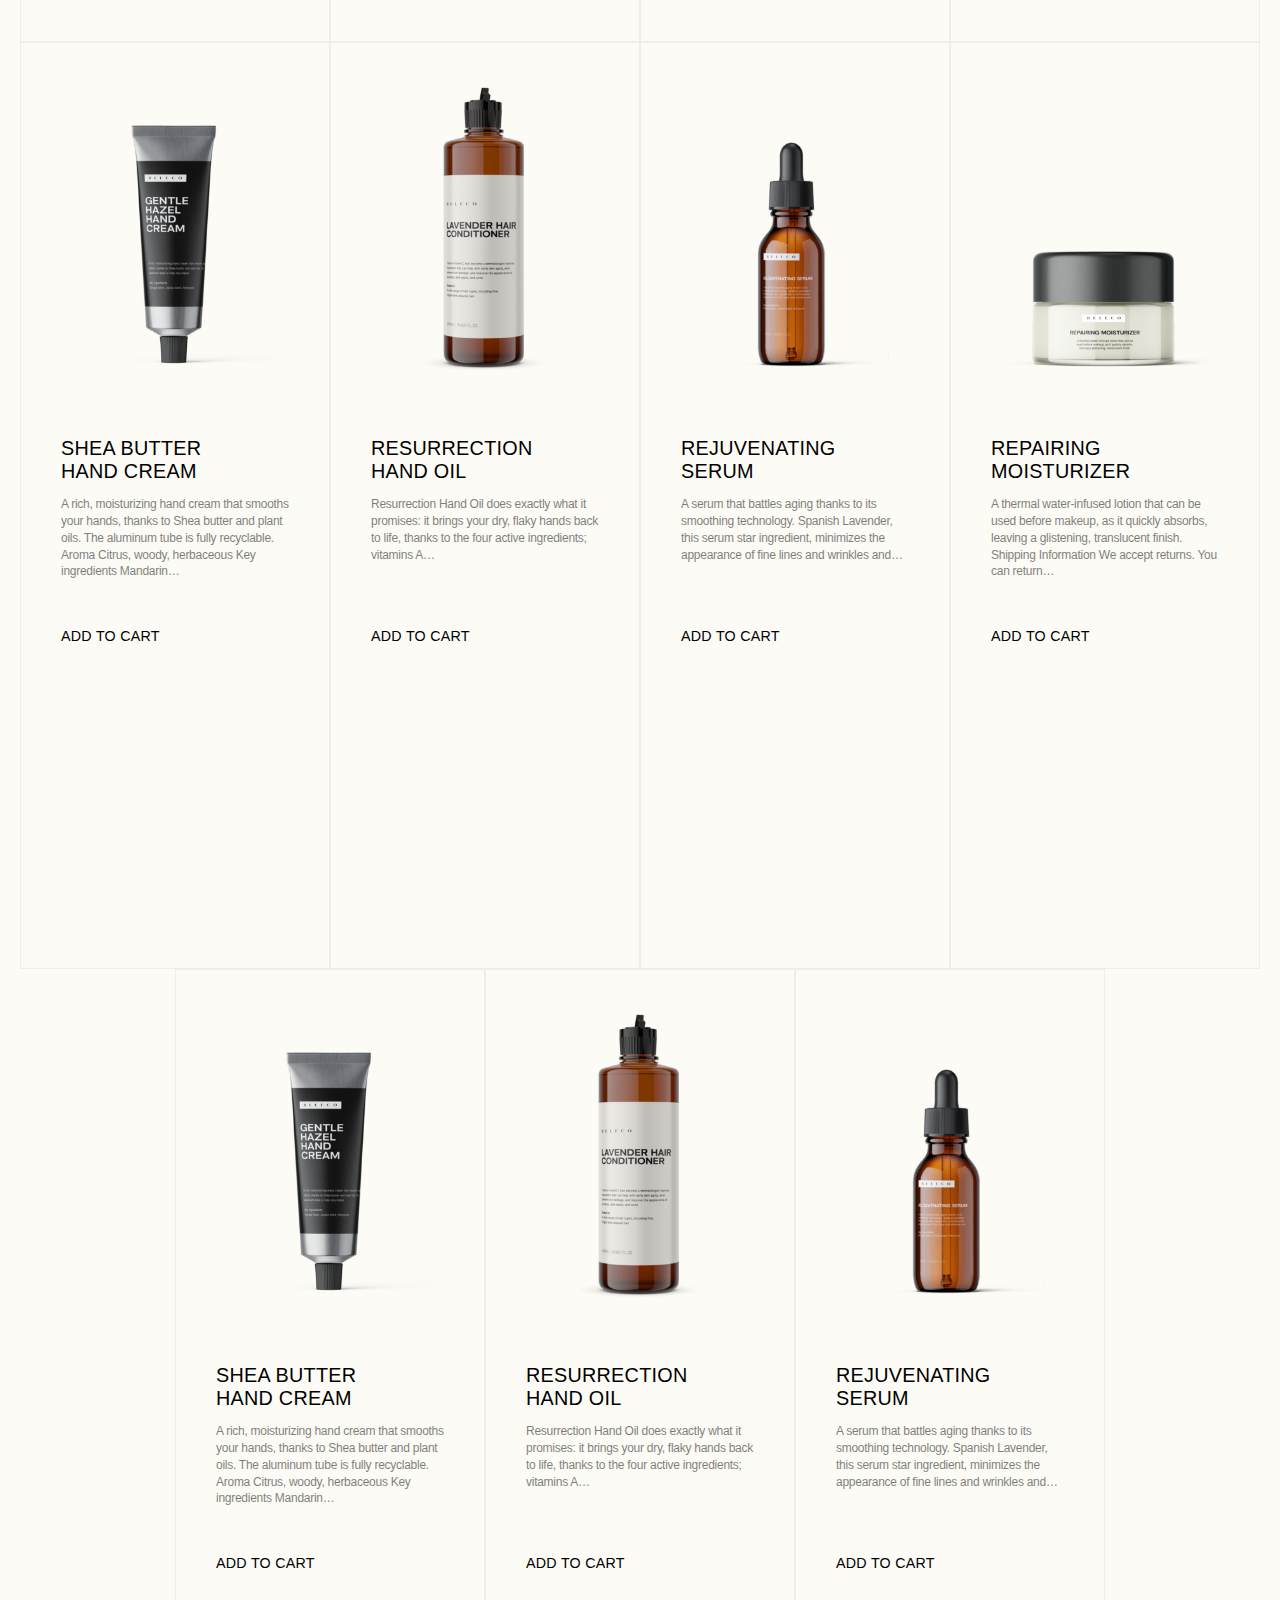
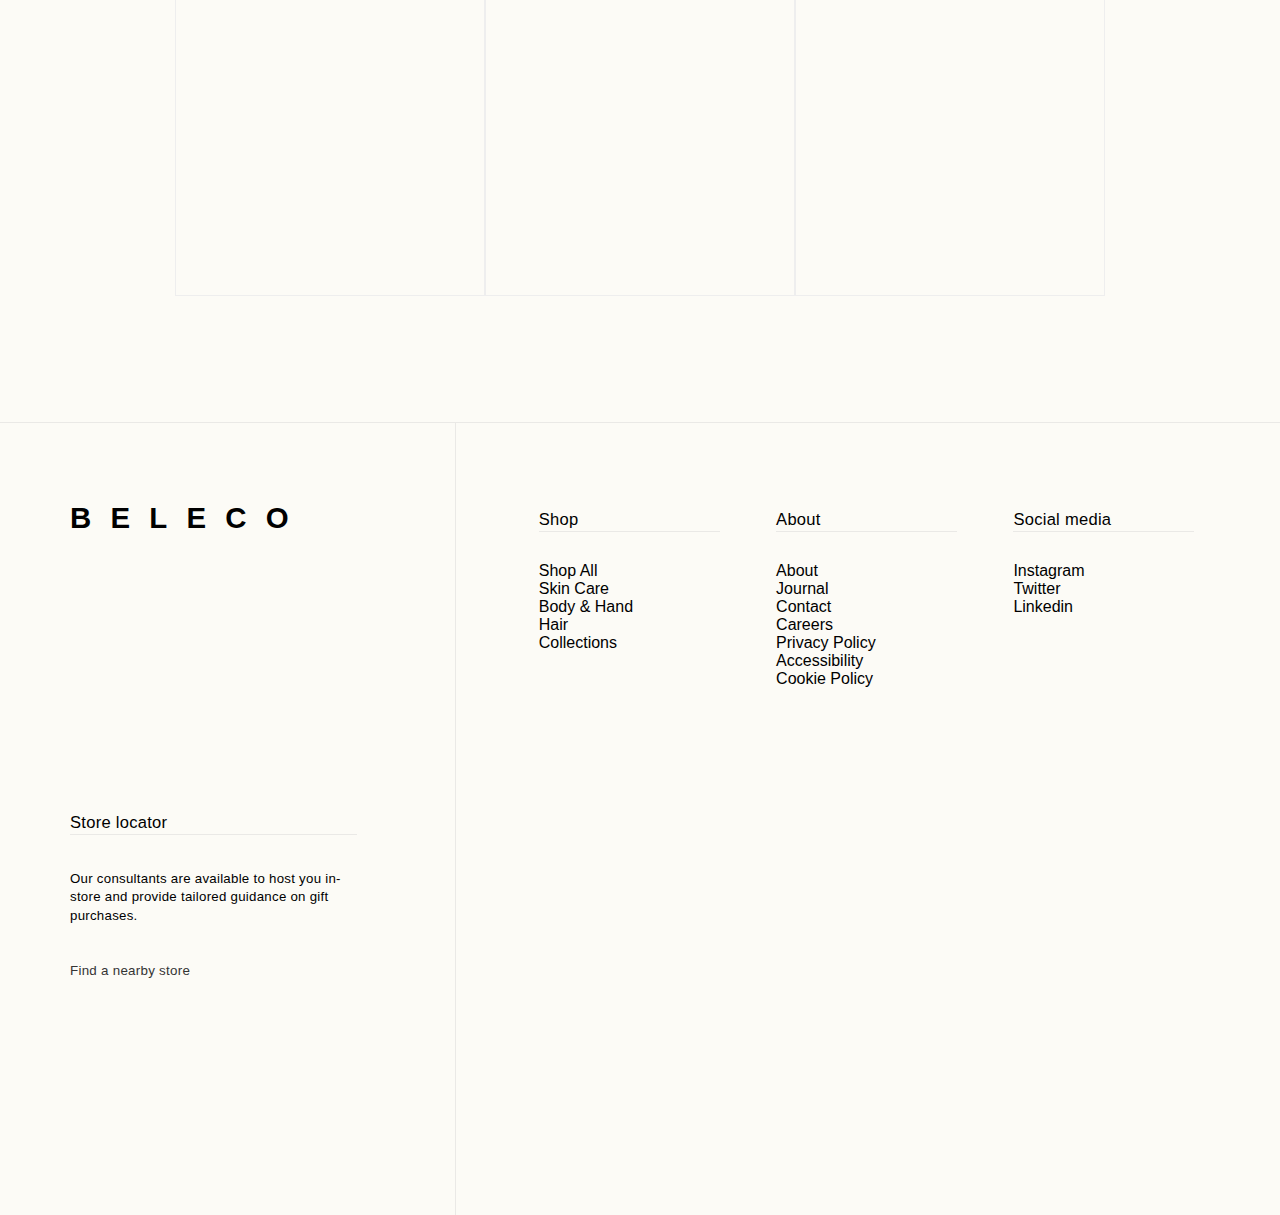
<file: products.html>
<!DOCTYPE html>
<html lang="en">
<head>
    <meta charset="UTF-8">
    <meta name="viewport" content="width=device-width, initial-scale=1.0">
    <link rel="stylesheet" href="style.css">
    <link rel="stylesheet"href="https://fonts.googleapis.com/css2?family=Josefin+Sans:wght@100;200;300;400;500;600;700&family=Poppins:ital,wght@0,100;0,300;0,400;0,500;0,600;0,700;0,800;0,900;1,200;1,300;1,400;1,500;1,600;1,700;1,800;1,900&display=swap">
    <link rel="stylesheet" href="https://cdnjs.cloudflare.com/ajax/libs/font-awesome/6.4.2/css/all.min.css" integrity="sha512-z3gLpd7yknf1YoNbCzqRKc4qyor8gaKU1qmn+CShxbuBusANI9QpRohGBreCFkKxLhei6S9CQXFEbbKuqLg0DA==" crossorigin="anonymous" referrerpolicy="no-referrer" />
    <title>Products-Beleco</title>
</head>
<body>
    
    <nav class="navbar">
        <div>
            <h2>BELECO</h2>
        </div>
        <div class="links">
            <a href="index.html">HOME</a>
            <a href="about.html">PRODUCTS</a>
            <a target="_blank" href="about.html">ABOUT</a>
            <a target="_blank" href="journal.html">JOURNAL</a>
            <a href="">CONTACT</a>
            <a href="">PATTERNS</a>
            <a class="cart" href="">$0.00/0</a>
        </div>
    </nav>

    <section class="product-page">
        <div>
            <h1>Products</h1>
        </div>
        <nav class="product-nav">
            <div>
                <a class="All" href="">All Products</a>
                <a href="">Body & Hand</a>
                <a href="">Hair</a>
                <a href="">Skin Care</a>
            </div>
        </nav>
    </section>

    <section class="product-two">
        <div>
            <p>Showing all 11 results</p>
        </div>
        <div class="products">
            <li>
                <div class="card">
                    <img class="front" src="images/Hand-s14-354x487.png" alt="">
                    <img class="img-top" src="images/Hand-s15-354x487.jpg" alt="">
                    <h1>SHEA BUTTER HAND CREAM</h1>
                </div>
                <div>
                    <p>A rich, moisturizing hand cream that smooths your hands, thanks to Shea butter and plant oils. The aluminum tube is fully recyclable. Aroma Citrus, woody, herbaceous Key ingredients Mandarin…</p>
                    <a href="">add to cart</a>
                    <i class="fa-solid fa-arrow-right fa-beat"></i>
                </div>
            </li>
            <li>
                <div class="card">
                    <img class="front" src="images/Hair-p6-354x487.png" alt="">
                    <img class="img-top" src="images/Hair-p9-354x487.jpg" alt="">
                    <h1>Resurrection Hand Oil</h1>
                </div>
                <div>
                    <p>Resurrection Hand Oil does exactly what it promises: it brings your dry, flaky hands back to life, thanks to the four active ingredients; vitamins A…</p>
                    <a href="">add to cart</a>
                    <i class="fa-solid fa-arrow-right fa-beat"></i>
                </div>
            </li>
            <li>
                <div class="card">
                    <img class="front" src="images/Hand-s8-354x487.png" alt="">
                    <img class="img-top" src="images/Hand-s9-354x487.jpg" alt="">
                    <h1>Rejuvenating Serum</h1>
                </div>
                <div>
                    <p>A serum that battles aging thanks to its smoothing technology. Spanish Lavender, this serum star ingredient, minimizes the appearance of fine lines and wrinkles and…</p>
                    <a href="">add to cart</a>
                    <i class="fa-solid fa-arrow-right fa-beat"></i>
                </div>
            </li>
            <li>
                <div class="card">
                    <img class="front" src="images/Hand-s10-354x487.png" alt="">
                    <img class="img-top" src="images/Hand-s11-354x487.jpg" alt="">
                    <h1>Repairing Moisturizer</h1>
                </div>
                <div>
                    <p>A thermal water-infused lotion that can be used before makeup, as it quickly absorbs, leaving a glistening, translucent finish. Shipping Information We accept returns. You can return…</p>
                    <a href="">add to cart</a>
                    <i class="fa-solid fa-arrow-right fa-beat"></i>
                </div>
            </li>
        </div>
        <div class="products">
            <li>
                <div class="card">
                    <img class="front" src="images/Hand-s14-354x487.png" alt="">
                    <img class="img-top" src="images/Hand-s15-354x487.jpg" alt="">
                    <h1>SHEA BUTTER HAND CREAM</h1>
                </div>
                <div>
                    <p>A rich, moisturizing hand cream that smooths your hands, thanks to Shea butter and plant oils. The aluminum tube is fully recyclable. Aroma Citrus, woody, herbaceous Key ingredients Mandarin…</p>
                    <a href="">add to cart</a>
                    <i class="fa-solid fa-arrow-right fa-beat"></i>
                </div>
            </li>
            <li>
                <div class="card">
                    <img class="front" src="images/Hair-p6-354x487.png" alt="">
                    <img class="img-top" src="images/Hair-p9-354x487.jpg" alt="">
                    <h1>Resurrection Hand Oil</h1>
                </div>
                <div>
                    <p>Resurrection Hand Oil does exactly what it promises: it brings your dry, flaky hands back to life, thanks to the four active ingredients; vitamins A…</p>
                    <a href="">add to cart</a>
                    <i class="fa-solid fa-arrow-right fa-beat"></i>
                </div>
            </li>
            <li>
                <div class="card">
                    <img class="front" src="images/Hand-s8-354x487.png" alt="">
                    <img class="img-top" src="images/Hand-s9-354x487.jpg" alt="">
                    <h1>Rejuvenating Serum</h1>
                </div>
                <div>
                    <p>A serum that battles aging thanks to its smoothing technology. Spanish Lavender, this serum star ingredient, minimizes the appearance of fine lines and wrinkles and…</p>
                    <a href="">add to cart</a>
                    <i class="fa-solid fa-arrow-right fa-beat"></i>
                </div>
            </li>
            <li>
                <div class="card">
                    <img class="front" src="images/Hand-s10-354x487.png" alt="">
                    <img class="img-top" src="images/Hand-s11-354x487.jpg" alt="">
                    <h1>Repairing Moisturizer</h1>
                </div>
                <div>
                    <p>A thermal water-infused lotion that can be used before makeup, as it quickly absorbs, leaving a glistening, translucent finish. Shipping Information We accept returns. You can return…</p>
                    <a href="">add to cart</a>
                    <i class="fa-solid fa-arrow-right fa-beat"></i>
                </div>
            </li>
        </div>
        <div class="products">
            <li>
                <div class="card">
                    <img class="front" src="images/Hand-s14-354x487.png" alt="">
                    <img class="img-top" src="images/Hand-s15-354x487.jpg" alt="">
                    <h1>SHEA BUTTER HAND CREAM</h1>
                </div>
                <div>
                    <p>A rich, moisturizing hand cream that smooths your hands, thanks to Shea butter and plant oils. The aluminum tube is fully recyclable. Aroma Citrus, woody, herbaceous Key ingredients Mandarin…</p>
                    <a href="">add to cart</a>
                    <i class="fa-solid fa-arrow-right fa-beat"></i>
                </div>
            </li>
            <li>
                <div class="card">
                    <img class="front" src="images/Hair-p6-354x487.png" alt="">
                    <img class="img-top" src="images/Hair-p9-354x487.jpg" alt="">
                    <h1>Resurrection Hand Oil</h1>
                </div>
                <div>
                    <p>Resurrection Hand Oil does exactly what it promises: it brings your dry, flaky hands back to life, thanks to the four active ingredients; vitamins A…</p>
                    <a href="">add to cart</a>
                    <i class="fa-solid fa-arrow-right fa-beat"></i>
                </div>
            </li>
            <li>
                <div class="card">
                    <img class="front" src="images/Hand-s8-354x487.png" alt="">
                    <img class="img-top" src="images/Hand-s9-354x487.jpg" alt="">
                    <h1>Rejuvenating Serum</h1>
                </div>
                <div>
                    <p>A serum that battles aging thanks to its smoothing technology. Spanish Lavender, this serum star ingredient, minimizes the appearance of fine lines and wrinkles and…</p>
                    <a href="">add to cart</a>
                    <i class="fa-solid fa-arrow-right fa-beat"></i>
                </div>
            </li>
        </div>
        <div class="space"></div>
    </section>
    <footer class="end">
        <div class="left">
            <h3>Beleco</h3>
            <p class="store">Store locator</p>
            <p>Our consultants are available to host you in-store and provide tailored guidance on gift purchases.</p>
            <div>
                <a href="">Find a nearby store</a>
                <i class="fa-solid fa-arrow-right"></i>
            </div>
        </div>
        <div class="right">
            <div>
                <p>Shop</p>
                <ul>
                    <li>Shop All</li>
                    <li>Skin Care</li>
                    <li>Body & Hand</li>
                    <li>Hair</li>
                    <li>Collections</li>
                </ul>
            </div>
            <div>
                <p>About</p>
                <ul>
                    <li>About</li>
                    <li>Journal</li>
                    <li>Contact</li>
                    <li>Careers</li>
                    <li>Privacy Policy</li>
                    <li>Accessibility</li>
                    <li>Cookie Policy</li>
                </ul>
            </div>
            <div>
                <p>Social media</p>
                <ul>
                    <li>Instagram</li>
                    <li>Twitter</li>
                    <li>Linkedin</li>
                </ul>
            </div>
        </div>
    </footer>
</body>
</html>
</file>
<file: style.css>
@import url('https://fonts.googleapis.com/css2?family=Poppins:ital,wght@0,100;0,200;0,300;0,400;0,500;0,600;0,700;0,800;0,900;1,100;1,200;1,300;1,400;1,500;1,600;1,700;1,800;1,900&display=swap');
@import url('https://fonts.googleapis.com/css2?family=Ledger&family=Poppins:ital,wght@0,100;0,200;0,300;0,400;0,500;0,600;0,700;0,800;0,900;1,100;1,200;1,300;1,400;1,500;1,600;1,700;1,800;1,900&display=swap');
@import url('https://fonts.googleapis.com/css2?family=Ledger&family=Playfair+Display&family=Poppins:ital,wght@0,100;0,200;0,300;0,400;0,500;0,600;0,700;0,800;0,900;1,100;1,200;1,300;1,400;1,500;1,600;1,700;1,800;1,900&display=swap');
* {
    margin: 0;
    padding: 0;
    box-sizing: border-box;
    /* font-family: 'Josefin Sans', sans-serif; */
    /* font-family: 'Poppins', sans-serif; */
    font-family: 'Lucida Sans', 'Lucida Sans Regular', 'Lucida Grande', 'Lucida Sans Unicode', Geneva, Verdana, sans-serif;
    font-size: 16px;
    cursor: pointer;
    scroll-behavior: smooth;
}

body{
    background-color: #fcfbf6;
}

.navbar{
    display: flex;
    justify-content: space-between;
    align-items: center;
    height: 14vh;
}

nav .links{
    padding-right: 65px;
}

nav .links a{
    color: black;
    text-decoration: none;
    padding: 8px;
    font-size: 14px;
    font-weight: 500;
    font-family: 'Poppins', sans-serif;
}

nav .links a:hover{
    text-decoration: underline;
}

nav .links a.cart{
    color: rgba(0, 0, 0, 0.524);
    font-size: 14px;
    font-weight: 500;
    transition: 0.7s;
    text-decoration: none;
}

nav .links a.cart:hover{
    color: black;
}

nav h2{
    margin-left: 65px;
    font-size: x-large;
    margin-bottom: 20px;
    letter-spacing: 15px;
    line-height: 1;
    font-weight: 600;
}

section.one{
    display: flex;
    background-color: #8a3415;
    height: 112vh;
}

section.one div.image{
    background:url(/images/WhatsApp\ Image\ 2023-08-20\ at\ 22.39.52.jpg) ;
    width: 155%;
    background-size: cover;
    background-repeat: no-repeat;
    height: 92vh;
    display: flex;
    align-items: end;
}

section.one div.image h2{
    font-size: 150px;
    font-weight: 300;
    margin-bottom: 18px;
    margin-left: 50px;
    color: white;
    font-family: Cambria, Cochin, Georgia, Times, 'Times New Roman', serif;
}

section.one div p{
    color: white;
    padding: 40px 70px;
    margin-right: 25px;
    text-align: left;
    font-size: small;
    line-height: 20px;
}

section.one div .under{
    font-size: 19px;
    font-family: 'Poppins', sans-serif;
    margin-top: 410px;
}

section.one div a{
    text-decoration: none;
    font-size: 14px;
    font-weight: 100;
    margin-left: 70px;
    position: relative;
    bottom: 35px;
    color: rgba(212, 212, 212, 0.524);
    font-size: 15px;
    font-weight: 500;
    transition: 0.5s;
}

section.one div a:hover{
    color: white;
}

section.one div i{
    color: #b05838;
    font-size: small;
    position: relative;
    bottom: 35px;
    left: 5px;
    transition: 0.5s;
}

section.one div i:hover{
    color: white;
}


/* ////////////////////////////////// */


section.two div.daily{
    display: flex;
    justify-content: space-between;
}

section.two div.daily h3{
    font-size: 100px;
    font-family: 'Lucida Sans';
    font-weight: 500;
    margin: 72px;
}

section.two div.links{
    height: 67px;
    margin-top: 100px;
    margin-right: 65px;
}

section.two div.links p{
    font-size: 13.27px;
    line-height: 18.5833px;
    font-weight: 400;
    /* position: relative; */
    /* padding: 70px; */
    
}

section.two div.links a{
    font-size: 13.27px;
    line-height: 18.5833px;
    font-weight: 400;
    position: relative;
    text-decoration: none;
    color: rgb(136, 134, 134);
    top:34px;
    left: 15px;
}

section.two div.links a:hover{
    color: black;
}

section.two div.links i{
    font-size: 13.27px;
    line-height: 18.5833px;
    position: relative;
    top:35px;
    left: 15px;
    color: rgb(136, 134, 134);
}

section.two div.links i:hover{
    color: black;
}

section.two div.products{
    display: flex;
    justify-content: center;
    height: 103vh;
}

section.two div.products li{
    position: relative;
    display: inline-block;
    width: 310px;
    border: 1px solid rgb(238, 238, 238);
}

section.two div.products .card .img-top{
    display: none;
    position: absolute;
    top: 0;
    left: 0;
    z-index: 99;
}

section.two div.products .card:hover .img-top{
    display: inline;
}

section.two div.products div img{
    width: 225px;
    height: 310px;
    /* border: 2px solid blueviolet; */
    margin: 40px;
}

section.two div.products li h1{
    /* color: red ; */
    margin-left: 40px;
    line-height: 23.7667px;
    font-weight: 500;
    font-size: 19.8px;
    letter-spacing: 0.2654px;
    text-align: start;
    text-transform: uppercase;
    margin-right: 120px;
}

section.two div.products li p{
    font-size: 12px;
    font-weight: 500;
    line-height: 16.8px;
    opacity: 0.5;
    margin: 12px 40px 30px 40px;
    height: 101px;
}

section.two div.products li a{
    font-size: 14.27px;
    font-weight: 500;
    letter-spacing: 0.2654px;
    line-height: 13.2667px;
    text-transform: uppercase;
    color: black;
    text-decoration: none;
    margin-left: 40px;
}

section.two div.products li a:hover{
    text-decoration: underline;
}

section.two div.products li i{
    font-size: 12px;
}


/* ///////////////////////////////////// part3*/

section.part-three{
    margin-top: 120px;
    display: flex;
    height: 150vh;
}

section.part-three div.image{
    background: url(/images/beleco-home1-931x1024.jpg);
    width: 50%;
    background-size: cover;
    background-repeat: no-repeat;
    background-position:55% 10% ;
    /* min-height: 250px; */

}

section.part-three div.left{
    width: 50%;
    background-color: #101010;
}

section.part-three div.left p.top-p{
    color: #ffffff;
    /* font-family: "Inter", sans-serif; */
    font-size: 13.27px;
    line-height: 18.5833px;
    margin-top: 40px;
    padding-right: 30px;
}

section.part-three div.left div h2{
    color: white;
    font-size: 55px;
    font-weight: 400;
    line-height: 54.95px;
    width: 70%;
    text-transform: uppercase;
    font-family: 'Lucida Sans';
    margin-top: 170px;
    margin-left: 70px;
    letter-spacing: 0.2654px;;
}

section.part-three div.left div.header{
    display: flex;
    justify-content: space-around;
    margin-right: 150px;
}

section.part-three div.left div.left-image{
    display: flex;
}

section.part-three div.left div.left-image img{
    width: 173.75px;
    height: 265.2px;
    margin-left: 70px;
    margin-top: 195px;
}

section.part-three div.left div.left-image div {
    padding: 100px;
}

section.part-three div.left div.left-image div p{
    color: #ffffff;
    width: 260px;
    font-size: 13.27px;
    line-height: 18.5833px;
    padding-right: 20px;
    margin-bottom: 15px;
    margin-left: 10px;
    letter-spacing: 0.2654px;
    /* font-family: "Inter", sans-serif; */
}

section.part-three div.left div.left-image a{
    font-size: 13px;
    color: white;
    font-weight: 500;
    text-decoration: none;
    margin-left: 10px;
}

section.part-three div.left div.left-image a:hover{
    background-color: black;
    transition: 0.7s;
}

section.part-three div.left div.left-image i{
    color: white;
    font-size: 10px;
}

/* //////////////////// */

section.four div{
    margin-top: 80px;
}

section.four div h3.first-h{
    font-size: 138.5px;
    font-family: 'Lucida Sans Regular';
    font-weight: 100;
    letter-spacing: 7.2px;
    line-height: 117.45px;
    text-transform: uppercase;
    color: black;
    margin-left: 80px;
}

section.four div h3.second-h{
    font-size: 138.5px;
    display: flex;
    justify-content: right;
    margin-right: 80px;
    font-family: 'Lucida Sans';
    font-weight: 400;
    /* letter-spacing: -3.2px; */
    line-height: 117.45px;
    text-transform: uppercase;
    color: black;
}

section.four div p.organic{
    font-size: 19.8px;
    text-align: center;
    line-height: 27.7167px;
    letter-spacing: 0.2654px;
    margin-bottom: 30px;
    margin-top: 85px;
}

section.four div p.nature{
    font-size: 26.5px;
    text-align: center;
    max-width: 760px;
    margin-top: 112px;
    margin-left: 300px;
    font-family: "Inter", sans-serif;
    font-weight: 100;
    line-height: 37px;
    letter-spacing: 0.32px;
    margin-bottom: 160px;
}

/* ///////////////////////five/// */

section.five{
    display: flex;
}

section.five div.left{
    /* width: 84%; */
    height: 135vh;
}

section.five div{
    /* width: 100%; */
    border: 1px solid rgb(233, 228, 225);
    border-left: none;
}

section.five div h3{
    font-size: 58px;
    font-family: 'Lucida Sans';
    font-weight: 400;
    /* letter-spacing: -3.2px; */
    /* line-height: 55px; */
    text-transform: uppercase;
    color: black;
    margin-left: 70px;
    position: relative;
    top: 237px;
}

section.five div.left p{
    font-size: 13.27px;
    line-height: 18.5833px;
    margin-left: 70px;
}

section.five div.left p.paragraphe{
    margin-top: 260px;
    /* margin-right: 100px; */
    padding-right: 112px;    
    color: rgb(16, 16, 16);
    /* font-family: "Inter", sans-serif; */
}

section.five div .Treatement-Better{
    display: flex;
    justify-content: space-around;
    margin-right: 150px;
    /* font-family: "Inter", sans-serif; */
    margin-top: 40px;
    padding-right: 30px;
    border: none;
    font-size: 13.27px;
    line-height: 18.5833px;
}

section.five div img.sootherup{
    width: 303.5px;
    height: 403.5px;
    margin: 30px 70px;
}

section.five div.body p.hand{
    font-size: 13.27px;
    font-weight: 500;
    /* font-family: "Inter", sans-serif; */
    text-transform: uppercase;
    letter-spacing: 0.2654px;
    line-height: 18.5833px;
    position: relative;
    bottom: 15px;
    left: 65px;
}

section.five div.body h4{
    padding: 10px 65px 25px;
    line-height: 29.0833px;
    letter-spacing: 2.264333px;
}

section.five div.body h4 a{
    font-size: 26.5px;
    text-transform: uppercase;
    font-weight: 400;
    font-family: 'Lucida Sans';
    text-decoration: none;
    color: #101010;
}

section.five div.body p.last-p{
    color: #343434;
    font-size: 12px;
    line-height: 16.8px;
    letter-spacing: 0.2654px;
    padding: 0px 90px 0px 66px ;
    margin-right: 30px;
}

section.five div.right img{
    /* width: 303.5px; */
    height: 443.7px;
    margin: 45px 65px;
}

section.five div.left div.link{
    border: none;
    margin: 30px 60px;
}

section.five div.left div.link a{
    font-size: 13px;
    color: rgb(155, 155, 155);
    font-weight: 500;
    text-decoration: none;
    margin-left: 10px;
}

section.five div.left div.link a:hover{
    color: black;
    transition: 0.7s;
}

section.five div.left div.link i{
    color: rgb(119, 119, 119);
    font-size: 10px;
}


/* //////////////////// */

section.six{
    display: flex;
    /* justify-content: center; */
    /* width: 100%; */
}

section.six div.left-img{
    background: url(images/beleco-home-f.jpg);
    width: 50%;
    height: 80vh;
    background-size: cover;
    background-repeat: no-repeat;
    background-position:10% ;
}

section.six div.left-img h2{
    color: white;
    margin: 0px 70px;
    margin-top: 60vh;
    font-size: 80px;
    font-weight: 400;
    font-family: 'Lucida Sans';
    text-transform: uppercase;
    line-height: 76.95px;
    position: relative;
    bottom: 67px;
}

section.six div.left-img div{
    border: 1px solid white;
    width: max-content;
    padding: 8px 25px;
    font-size: 13.27px;
    letter-spacing: 0.2654px;
    line-height: 18.5833px;
    position: relative;
    bottom: 50px;
    left: 70px;
}

section.six div.left-img div a{
    font-size: 13px;
    color: white;
    font-weight: 500;
    text-decoration: none;
}

section.six div.left-img div:hover{
    background-color: black;
    transition: 0.7s;
}

section.six div.left-img div i{
    color: white;
    font-size: 10px;
}

section.six div.right-img{
    background: url(images/beleco-home-b-1024x928.jpg);
    width: 50%;
    height: 80vh;
    background-size: cover;
    background-repeat: no-repeat;
    background-position:10% ;
}

section.six div.right-img h2{
    color: white;
    margin: 0px 70px;
    margin-top: 60vh;
    font-size: 80px;
    font-weight: 400;
    font-family: 'Lucida Sans';
    text-transform: uppercase;
    line-height: 76.95px;
    position: relative;
    bottom: 67px;
}

section.six div.right-img div{
    border: 1px solid white;
    width: max-content;
    padding: 8px 25px;
    font-size: 13.27px;
    letter-spacing: 0.2654px;
    line-height: 18.5833px;
    position: relative;
    bottom: 50px;
    left: 70px;
}

section.six div.right-img div a{
    font-size: 13px;
    color: white;
    font-weight: 500;
    text-decoration: none;
}

section.six div.right-img div:hover{
    background-color: black;
    transition: 0.7s;
}

section.six div.right-img div i{
    color: white;
    font-size: 10px;
}


/* /////////////////////// */

section.seven{
    height: 1144px;
    background-color: rgb(153, 153, 153);
}

section.seven div.upper{
    display: flex;
    justify-content: space-between;
}

section.seven div.upper h3{
    font-size: 100px;
    font-weight: 400;
    letter-spacing: 1.894567px;
    /* line-height: 80.5167px; */
    font-family: 'Lucida Sans Regular';
    text-transform: uppercase;
    margin: 70px;
}

section.seven h3 span{
    font-size: 100px;
    font-weight: 400;
    letter-spacing: 1.894567px;
    /* line-height: 80.5167px; */
    font-family: 'Lucida Sans Regular';
    text-transform: uppercase;
    margin: 70px;
    position: relative;
    bottom: 33px;
}

section.seven div.right{
    display: flex;
    justify-content: space-between;
    margin: 70px;
}

section.seven div.right p{
    font-size: 13.27px;
    font-weight: 500;
    letter-spacing: 0.2654px;
    line-height: 18.5833px;
    margin: 25px 30px;
}

section.seven div.right div{
    margin-top: 32px;
}

section.seven div.right div a{
font-size: 13.37px;
font-weight: 500;
letter-spacing: 0.2654px;
line-height: 18.5833px;
text-decoration: none;
color: #343434;
}

section.seven div.right div a:hover{
    color: black;
}

section.seven div.right div i{
    font-size: 12px;
    color: #343434;
}

section.seven div.cards{
    width: 85%;
    margin: 40px 0px 0px 70px;
    display: flex;
}

section.seven div.cards li{
    width: 322px;
    list-style: none;
    margin-right: 40px;
}

section.seven div.cards h3{
font-size: 19.8px;
font-weight: 400;
letter-spacing: 0.2654px;
line-height: 21.7833px;
margin: 0px 30px 30px 0px;
}

section.seven div.cards p{
    font-size: 14.27px;
    letter-spacing: 0.2654px;
    line-height: 18.5833px;
    color: rgb(16, 16, 16);
    margin-top: 45px;
    margin-bottom: 80px;
    font-family: "Inter", sans-serif;
    height: 131px;
}

section.seven div.cards img{
    width: 321px;
    height: 329px;
}

/* //////////////////////////// */

div.footer{
    display: flex;
    margin-top: 20px;
    margin-bottom: 30px;
}

div.footer h4{
    font-size: 29px;
    font-weight: 400;
    line-height: 29.0833px;
    /* padding-top: 16px; */
    margin:52px 0px 0px 70px;
    text-transform: uppercase;
    font-family: 'Lucida Sans Regular';
}

div.footer img{
    width: 484px;
    height: 106px;
    text-align: center;
    padding-top: 20px;
    margin-left: 40px;
}

/* ////////////////////////////////footer / */

footer{
    height: 88vh;
    border-top: 1px solid rgba(196, 196, 196, 0.322);
    display: flex;
}

footer.end div.left{
    width: 32%;
    /* border-right: 1px solid rgba(196, 196, 196, 0.322); */
}

footer.end div.left h3{
    font-size: 29.4333px;
    font-weight: 700;
    letter-spacing: 19.2px;
    line-height: 29.0833px;
    margin-bottom: 31vh;
    margin-top: 80px;
    margin-left: 70px;
    text-transform: uppercase;
}

footer.end div.left p.store{
    font-size: 16.5633px;
    letter-spacing: 0.2654px;
    line-height: 23.1833px;
    border-bottom: 1px solid rgba(196, 196, 196, 0.322);
    width: 70%;
}

footer.end div.left p{
    font-size: 13.27px;
    font-weight: 500;
    letter-spacing: 0.2654px;
    line-height: 18.5833px;
    width: 282px;
    margin: 35px 70px;
}

footer.end div.left div{
    margin-left: 70px;
}

footer.end div.left div a{
    font-size: 13.37px;
    font-weight: 500;
    letter-spacing: 0.2654px;
    line-height: 18.5833px;
    text-decoration: none;
    color: #343434;
    }
    
    footer.end div.left div a:hover{
        color: black;
    }
    
    footer.end div.left div i{
        font-size: 12px;
        color: #343434;
    }

footer.end div.right{
    width: 60%;
    height: 88vh;
    display: flex;
    justify-content: space-around;
    padding: 85px 0px 0px 55px;
    margin-left: 45px;
    border-left: 1px solid rgba(196, 196, 196, 0.322);
}

footer.end div.right div{
    width: 181px;
    height: 268px;
    /* margin-left: 10px; */
}

footer.end div.right div ul{
    list-style: none ;
}

footer.end div.right div ul li:hover{
    text-decoration: underline;
}

footer.end div.right div p{
    font-size: 16.5633px;
    letter-spacing: 0.2654px;
    line-height: 23.1833px;
    margin-bottom: 30px;
    border-bottom: 1px solid rgba(196, 196, 196, 0.322);
}

/* /////////////////////////////////////products */

section.product-page{
    border-top: 1px solid rgba(196, 196, 196, 0.322);
    height: 60vh;
}

section.product-page div h1{
    font-size: 150px;
    font-weight: 400;
    margin-left: 65px;
    color: rgb(0, 0, 0);
    font-family: 'Playfair Display', serif;
    padding-top: 5px;
    margin-bottom: 40px;
}

section.product-page nav.product-nav{
    background-color: rgb(233, 228, 225);
    height: 65px;
}

section.product-page nav.product-nav a{
    font-family: "Inter", sans-serif;
    font-size: 19.8px;
    font-style: normal;
    font-weight: 400;
    letter-spacing: -0.48px;
    line-height: 45.5333px;
    padding: 10px;
    text-decoration: none;
    color: rgb(175, 175, 175);
}

section.product-page nav.product-nav div a.All{
    color: black;
}

section.product-page nav.product-nav div a:hover{
    color: black;
}

section.product-page nav.product-nav div{
    display: flex;
    width: 50%;
    margin-left: 60px;
}

section.product-two div p{
    font-size: 13.37px;
    font-weight: 500;
    letter-spacing: -0.2654px;
    line-height: 18.5833px;
    text-decoration: none;
    opacity: 0.4;
    margin-bottom: 30px;
    margin-left: 70px;
}

section.product-two div.space{
    height: 14vh;
}
/* /////////////////////////////////////////////////////// */

section.product-two div.products{
    display: flex;
    justify-content: center;
    height: 103vh;
}

section.product-two div.products li{
    position: relative;
    display: inline-block;
    width: 310px;
    border: 1px solid rgb(238, 238, 238);
}

section.product-two div.products .card .img-top{
    display: none;
    position: absolute;
    top: 0;
    left: 0;
    z-index: 99;
}

section.product-two div.products .card:hover .img-top{
    display: inline;
}

section.product-two div.products div img{
    width: 225px;
    height: 310px;
    /* border: 2px solid blueviolet; */
    margin: 40px;
}

section.product-two div.products li h1{
    /* color: red ; */
    margin-left: 40px;
    line-height: 23.7667px;
    font-weight: 500;
    font-size: 19.8px;
    letter-spacing: 0.2654px;
    text-align: start;
    text-transform: uppercase;
    margin-right: 120px;
}

section.product-two div.products li p{
    font-size: 12px;
    font-weight: 500;
    line-height: 16.8px;
    opacity: 0.5;
    margin: 12px 40px 30px 40px;
    height: 101px;
}

section.product-two div.products li a{
    font-size: 14.27px;
    font-weight: 500;
    letter-spacing: 0.2654px;
    line-height: 13.2667px;
    text-transform: uppercase;
    color: black;
    text-decoration: none;
    margin-left: 40px;
}

section.product-two div.products li a:hover{
    text-decoration: underline;
}

section.product-two div.products li i{
    font-size: 12px;
}


/* ///////////////////////////About */

section.about-one{
    display: flex;
    justify-content: space-between;
    border-top: 1px solid rgba(196, 196, 196, 0.322);
    padding-top: 22vh;
}

section.about-one div h2{
    font-size: 70px;
    font-weight: 400;
    margin-left: 70px;
    letter-spacing: 7px;
    font-family: 'Lucida Sans Regular';
    text-transform: uppercase;
    position: relative;
    bottom: 13px;
}

section.about-one div.bottom{
    display: flex;
}

section.about-one div.left p{
    font-size: 26.4333px;
letter-spacing: -1.24px;
line-height: 34.3667px;
width: 475px;
margin-left: 70px;
margin-top: 65px;
}

section.about-one div.bottom p{
    font-size: 13.37px;
    letter-spacing: 0.2654px;
    font-weight: 500;
    line-height: 18.5833px;
    width: 245px;
    margin-top: 33vh;
}

section.about-one div img{
    width: 558px;
    height: 534px;
    margin-right: 70px;
}

section.about-two img{
    width: 100%;
    height: 100vh;
    margin-top: 23vh;
    margin-bottom: 23vh;
}

/* /////////////////////Journal */

section.Jurnal{
    margin-top: 150px;
    margin-bottom: 150px;
    margin-left: 100px;
}

section.product{
    border-top: 1px solid rgba(196, 196, 196, 0.322);
}

section.product div h1{
    font-size: 150px;
    font-weight: 400;
    margin-left: 65px;
    color: rgb(0, 0, 0);
    font-family: 'Playfair Display', serif;
    padding-top: 5px;
    margin-bottom: 40px;
}

section.Jurnal div.upper{
    display: flex;
    justify-content: space-between;
}

section.Jurnal div.upper h3{
    font-size: 100px;
    font-weight: 400;
    letter-spacing: 1.894567px;
    font-family: 'Lucida Sans Regular';
    text-transform: uppercase;
    margin: 70px;
}

section.Jurnal h3 span{
    font-size: 100px;
    font-weight: 400;
    letter-spacing: 1.894567px;
    font-family: 'Lucida Sans Regular';
    text-transform: uppercase;
    margin: 70px;
    position: relative;
    bottom: 33px;
}

section.Jurnal div.right{
    display: flex;
    justify-content: space-between;
    margin: 70px;
}

section.Jurnal div.right p{
    font-size: 13.27px;
    font-weight: 500;
    letter-spacing: 0.2654px;
    line-height: 18.5833px;
    margin: 25px 30px;
}

section.Jurnal div.right div{
    margin-top: 32px;
}

section.Jurnal div.right div a{
font-size: 13.37px;
font-weight: 500;
letter-spacing: 0.2654px;
line-height: 18.5833px;
text-decoration: none;
color: #343434;
}

section.Jurnal div.right div a:hover{
    color: black;
}

section.Jurnal div.right div i{
    font-size: 12px;
    color: #343434;
}

section.Jurnal div.cards{
    width: 85%;
    margin: 40px 0px 0px 70px;
    display: flex;
}

section.Jurnal div.cards li{
    width: 322px;
    list-style: none;
    margin-right: 40px;
}

section.Jurnal div.cards h3{
font-size: 19.8px;
font-weight: 400;
letter-spacing: 0.2654px;
line-height: 21.7833px;
margin: 0px 30px 30px 0px;
}

section.Jurnal div.cards p{
    font-size: 14.27px;
    letter-spacing: 0.2654px;
    line-height: 18.5833px;
    color: rgb(16, 16, 16);
    margin-top: 45px;
    margin-bottom: 80px;
    font-family: "Inter", sans-serif;
    height: 131px;
}

section.Jurnal div.cards img{
    width: 321px;
    height: 329px;
}
</file>
